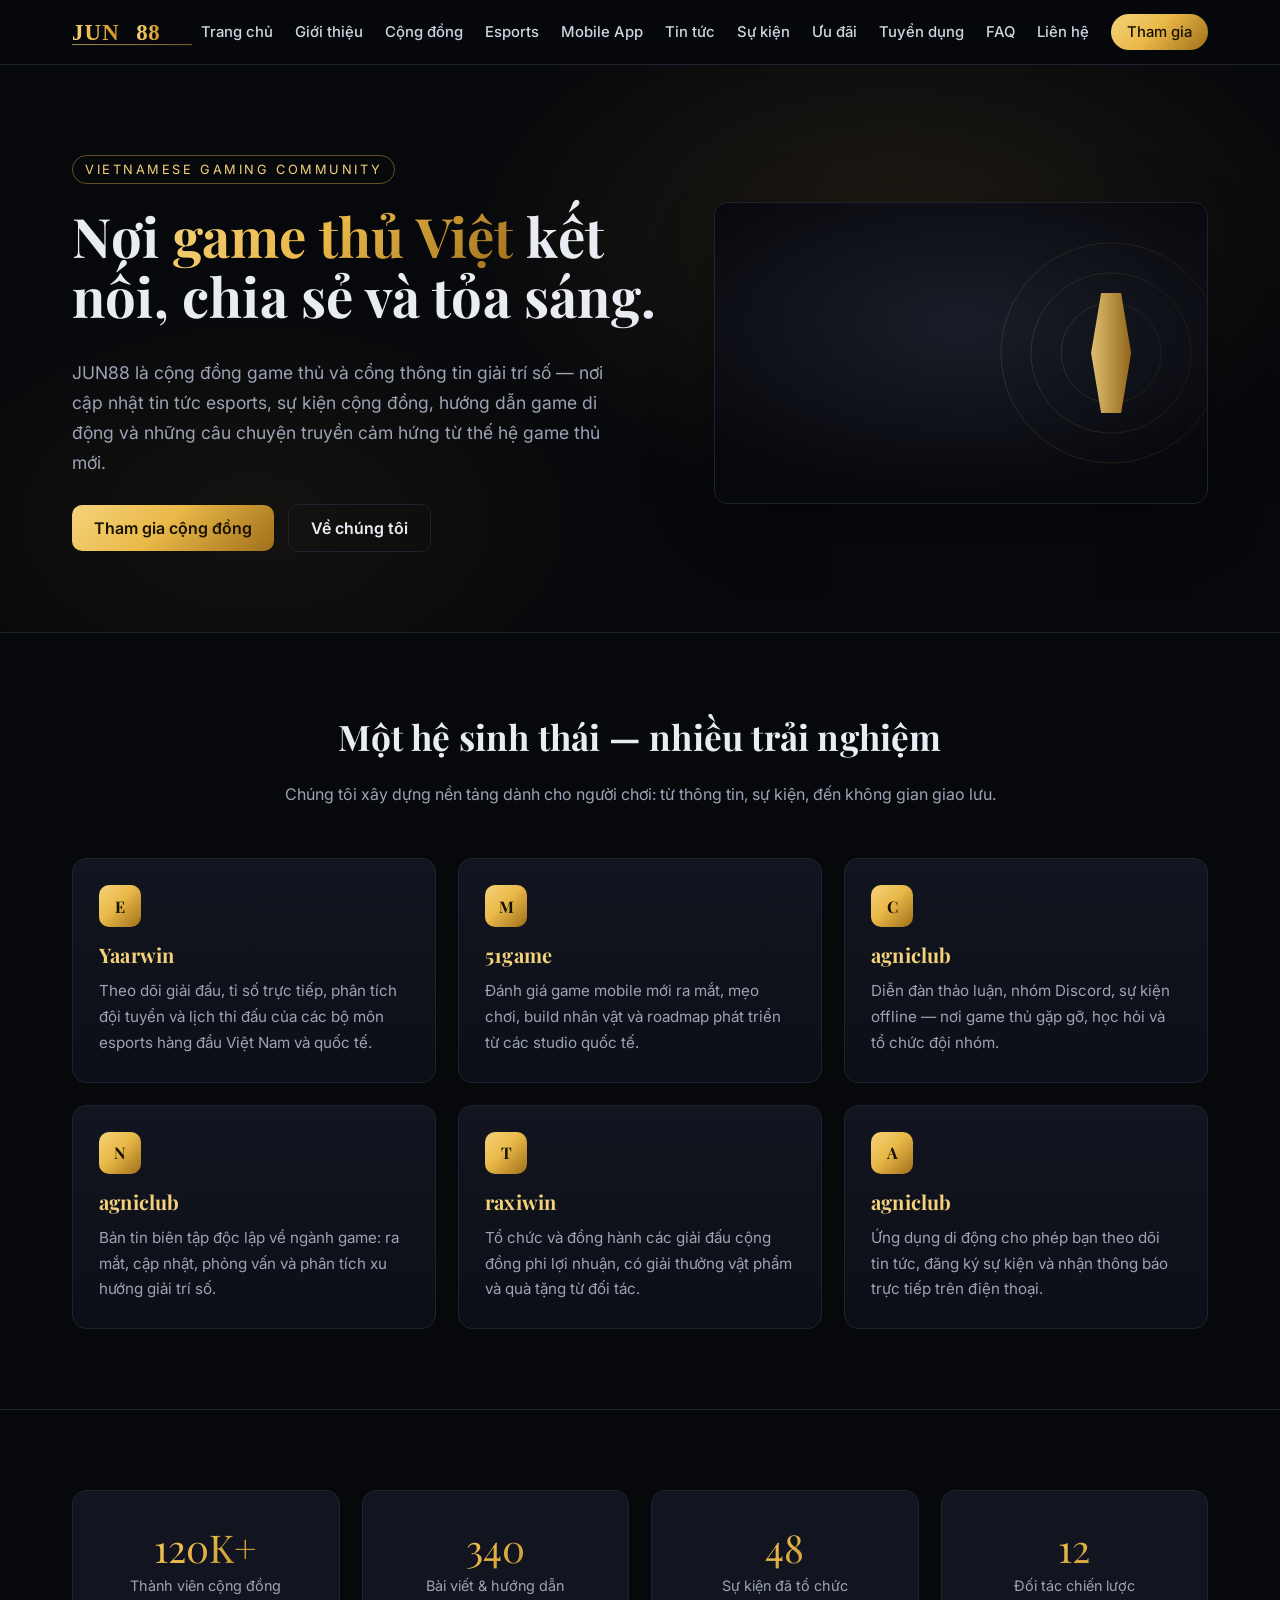
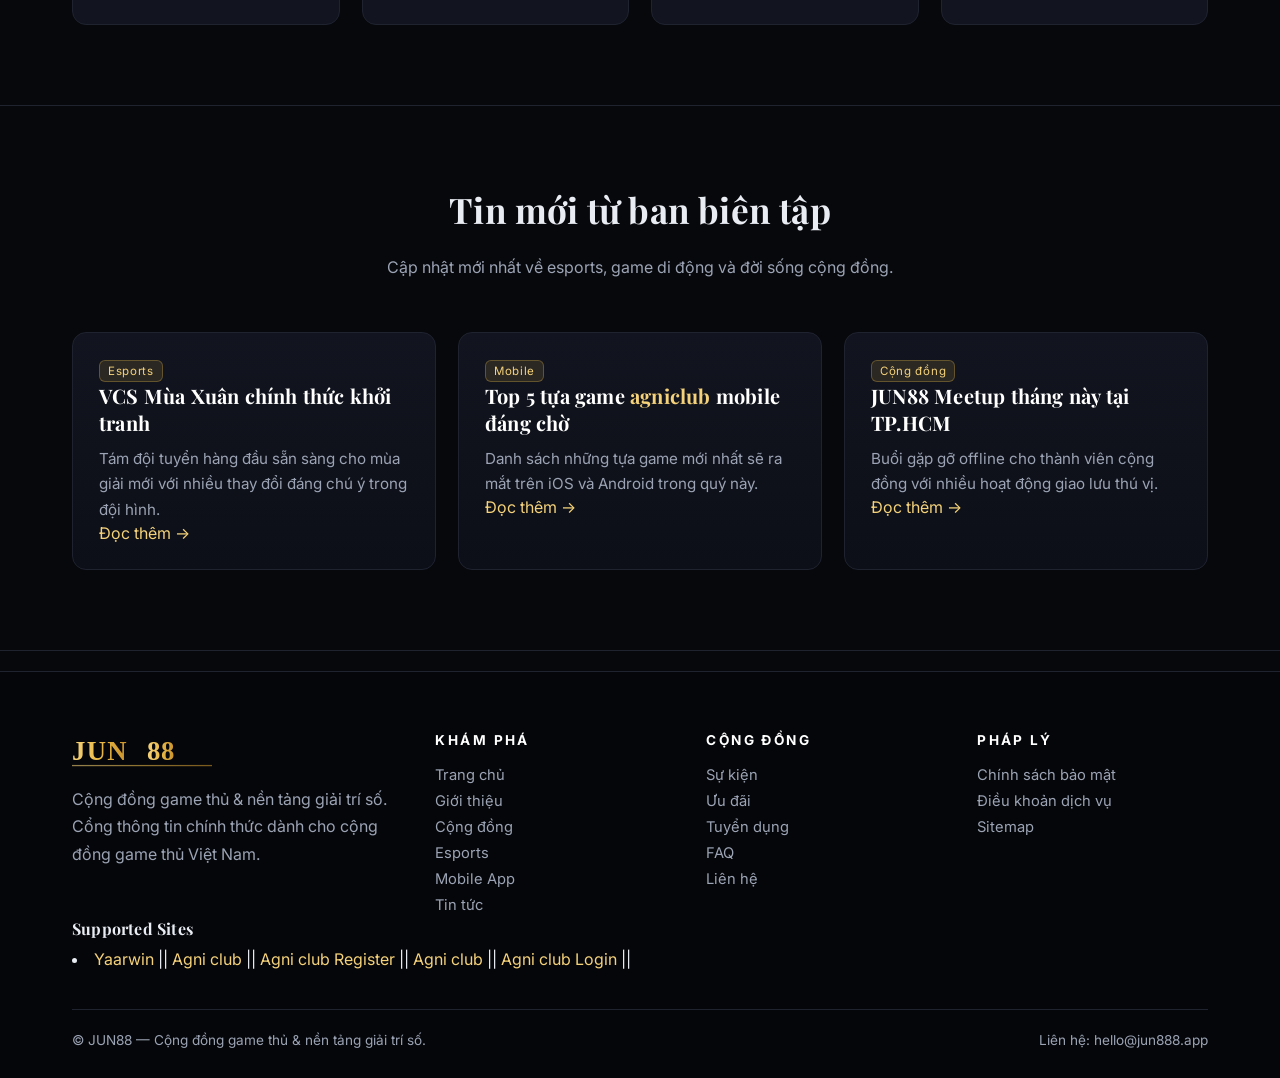
<file: index.html>
<!doctype html>
<html lang="vi">
<head>
<meta charset="utf-8">
<meta name="viewport" content="width=device-width,initial-scale=1">
<title>JUN88 — Cộng đồng game thủ &amp; nền tảng giải trí số</title>
<meta name="description" content="JUN88 là cộng đồng game thủ và cổng thông tin giải trí số tại Việt Nam: esports, mobile gaming, sự kiện và tin tức ngành game.">
<link rel="canonical" href="https://jun888.app/">
<link rel="icon" type="image/svg+xml" href="/assets/img/favicon.svg">
<meta property="og:type" content="website">
<meta property="og:title" content="JUN88 — Cộng đồng game thủ &amp; nền tảng giải trí số">
<meta property="og:description" content="JUN88 là cộng đồng game thủ và cổng thông tin giải trí số tại Việt Nam: esports, mobile gaming, sự kiện và tin tức ngành game.">
<meta property="og:url" content="https://jun888.app/">
<meta property="og:site_name" content="JUN88">
<meta property="og:image" content="https://jun888.app/assets/img/logo.svg">
<meta name="twitter:card" content="summary">
<meta name="twitter:title" content="JUN88 — Cộng đồng game thủ &amp; nền tảng giải trí số">
<meta name="twitter:description" content="JUN88 là cộng đồng game thủ và cổng thông tin giải trí số tại Việt Nam: esports, mobile gaming, sự kiện và tin tức ngành game.">
<link rel="preconnect" href="https://fonts.googleapis.com">
<link rel="preconnect" href="https://fonts.gstatic.com" crossorigin>
<link href="https://fonts.googleapis.com/css2?family=Inter:wght@400;500;600;700&family=Playfair+Display:wght@600;700&display=swap" rel="stylesheet">
<link rel="stylesheet" href="/assets/css/style.css">
<script type="application/ld+json">{"@context": "https://schema.org", "@type": "Organization", "name": "JUN88", "url": "https://jun888.app", "logo": "https://jun888.app/assets/img/logo.svg", "description": "Cộng đồng game thủ và cổng thông tin giải trí số JUN88.", "sameAs": []}</script>
</head>
<body>
<header class="site-header">
<div class="nav">
  <a class="brand" href="/"><img src="/assets/img/logo.svg" alt="JUN88 logo" width="120" height="34"></a>
  <button class="menu-btn" aria-label="Menu">☰</button>
  <nav class="nav-links">
    <a href="/">Trang chủ</a>
<a href="/about">Giới thiệu</a>
<a href="/community">Cộng đồng</a>
<a href="/esports">Esports</a>
<a href="/mobile-app">Mobile App</a>
<a href="/news">Tin tức</a>
<a href="/events">Sự kiện</a>
<a href="/promotions">Ưu đãi</a>
<a href="/careers">Tuyển dụng</a>
<a href="/faq">FAQ</a>
<a href="/contact">Liên hệ</a>
    <a class="nav-cta" href="/community">Tham gia</a>
  </nav>
</div>
</header>

<section class="hero">
  <div class="container hero-inner">
    <div>
      <span class="eyebrow">Vietnamese Gaming Community</span>
      <h1>Nơi <span class="gold">game thủ Việt</span> kết nối, chia sẻ và tỏa sáng.</h1>
      <p class="lead">JUN88 là cộng đồng game thủ và cổng thông tin giải trí số — nơi cập nhật tin tức esports, sự kiện cộng đồng, hướng dẫn game di động và những câu chuyện truyền cảm hứng từ thế hệ game thủ mới.</p>
      <div style="margin-top:26px">
        <a class="btn btn-primary" href="/community">Tham gia cộng đồng</a>
        <a class="btn btn-ghost" href="/about">Về chúng tôi</a>
      </div>
    </div>
    <div class="hero-art"><img src="/assets/img/hero.svg" alt="JUN88 community" width="600" height="300"></div>
  </div>
</section>

<section class="block">
  <div class="container">
    <div class="section-head"><h2>Một hệ sinh thái — nhiều trải nghiệm</h2>
    <p>Chúng tôi xây dựng nền tảng dành cho người chơi: từ thông tin, sự kiện, đến không gian giao lưu.</p></div>
    <div class="grid grid-3">
      <div class="card"><div class="icon">E</div><h3><a href="https://yaarrwinlogin.com">Yaarwin</a></h3><p>Theo dõi giải đấu, tỉ số trực tiếp, phân tích đội tuyển và lịch thi đấu của các bộ môn esports hàng đầu Việt Nam và quốc tế.</p></div>
      <div class="card"><div class="icon">M</div><h3><a href="https://51gamelogin.app/">51game</a></h3><p>Đánh giá game mobile mới ra mắt, mẹo chơi, build nhân vật và roadmap phát triển từ các studio quốc tế.</p></div>
      <div class="card"><div class="icon">C</div><h3><a href="https://agniclub.games">agniclub</a></h3><p>Diễn đàn thảo luận, nhóm Discord, sự kiện offline — nơi game thủ gặp gỡ, học hỏi và tổ chức đội nhóm.</p></div>
      <div class="card"><div class="icon">N</div><h3><a href="https://agniclublogin.com">agniclub</a></h3><p>Bản tin biên tập độc lập về ngành game: ra mắt, cập nhật, phỏng vấn và phân tích xu hướng giải trí số.</p></div>
      <div class="card"><div class="icon">T</div><h3><a href="https://raxiwingames.games">raxiwin</a></h3><p>Tổ chức và đồng hành các giải đấu cộng đồng phi lợi nhuận, có giải thưởng vật phẩm và quà tặng từ đối tác.</p></div>
      <div class="card"><div class="icon">A</div><h3><a href="https://agniclublogin.app">agniclub</a></h3><p>Ứng dụng di động cho phép bạn theo dõi tin tức, đăng ký sự kiện và nhận thông báo trực tiếp trên điện thoại.</p></div>
    </div>
  </div>
</section>

<section class="block">
  <div class="container">
    <div class="grid grid-4">
      <div class="stat"><div class="num">120K+</div><div class="lbl">Thành viên cộng đồng</div></div>
      <div class="stat"><div class="num">340</div><div class="lbl">Bài viết & hướng dẫn</div></div>
      <div class="stat"><div class="num">48</div><div class="lbl">Sự kiện đã tổ chức</div></div>
      <div class="stat"><div class="num">12</div><div class="lbl">Đối tác chiến lược</div></div>
    </div>
  </div>
</section>

<section class="block">
  <div class="container">
    <div class="section-head"><h2>Tin mới từ ban biên tập</h2><p>Cập nhật mới nhất về esports, game di động và đời sống cộng đồng.</p></div>
    <div class="grid grid-3">
      <article class="card"><span class="tag">Esports</span><h3>VCS Mùa Xuân chính thức khởi tranh</h3><p>Tám đội tuyển hàng đầu sẵn sàng cho mùa giải mới với nhiều thay đổi đáng chú ý trong đội hình.</p><a href="/news">Đọc thêm →</a></article>
      <article class="card"><span class="tag">Mobile</span><h3>Top 5 tựa game <a href="https://agniclubs.org">agniclub</a> mobile đáng chờ</h3><p>Danh sách những tựa game mới nhất sẽ ra mắt trên iOS và Android trong quý này.</p><a href="/news">Đọc thêm →</a></article>
      <article class="card"><span class="tag">Cộng đồng</span><h3>JUN88 Meetup tháng này tại TP.HCM</h3><p>Buổi gặp gỡ offline cho thành viên cộng đồng với nhiều hoạt động giao lưu thú vị.</p><a href="/events">Đọc thêm →</a></article>
    </div>
  </div>
</section>
<footer class="site">
<div class="container">
  <div class="foot-grid">
    <div>
      <img src="/assets/img/logo.svg" alt="JUN88" width="140" style="margin-bottom:14px">
      <p style="color:#9ba3b4;max-width:340px">Cộng đồng game thủ & nền tảng giải trí số. Cổng thông tin chính thức dành cho cộng đồng game thủ Việt Nam.</p>
    </div>
    <div><h4>Khám phá</h4><a href="/">Trang chủ</a><a href="/about">Giới thiệu</a><a href="/community">Cộng đồng</a><a href="/esports">Esports</a><a href="/mobile-app">Mobile App</a><a href="/news">Tin tức</a></div>
    <div><h4>Cộng đồng</h4><a href="/events">Sự kiện</a><a href="/promotions">Ưu đãi</a><a href="/careers">Tuyển dụng</a><a href="/faq">FAQ</a><a href="/contact">Liên hệ</a></div>
    <div><h4>Pháp lý</h4><a href="/privacy">Chính sách bảo mật</a><a href="/terms">Điều khoản dịch vụ</a><a href="/sitemap.xml">Sitemap</a></div>
  </div><div>
    <h4>Supported Sites</h4>
   <li>
            <a href="https://yaarwinn.live/" target="_blank" rel="noopener noreferrer">
                Yaarwin 
            </a> ||
           <a href="https://agniclub.hindisuccessstories.in/" target="_blank" rel="noopener noreferrer">
                Agni club 
            </a> ||
           <a href="https://agniclubgame.hindisuccessstories.in/" target="_blank" rel="noopener noreferrer">
                Agni club Register 
            </a> ||
           <a href="https://agniclubgame.bear-land.net/" target="_blank" rel="noopener noreferrer">
                Agni club 
            </a> ||
            <a href="https://agniclubgame.jun8818.org/" target="_blank" rel="noopener noreferrer">
                Agni club Login
            </a> ||
        </li>
</div>
  <div class="foot-bottom">
    <span>© JUN88 — Cộng đồng game thủ & nền tảng giải trí số.</span>
    <span>Liên hệ: hello@jun888.app</span>
  </div>
</div>
</footer>
<script src="/assets/js/main.js"></script>
</body></html>
</file>
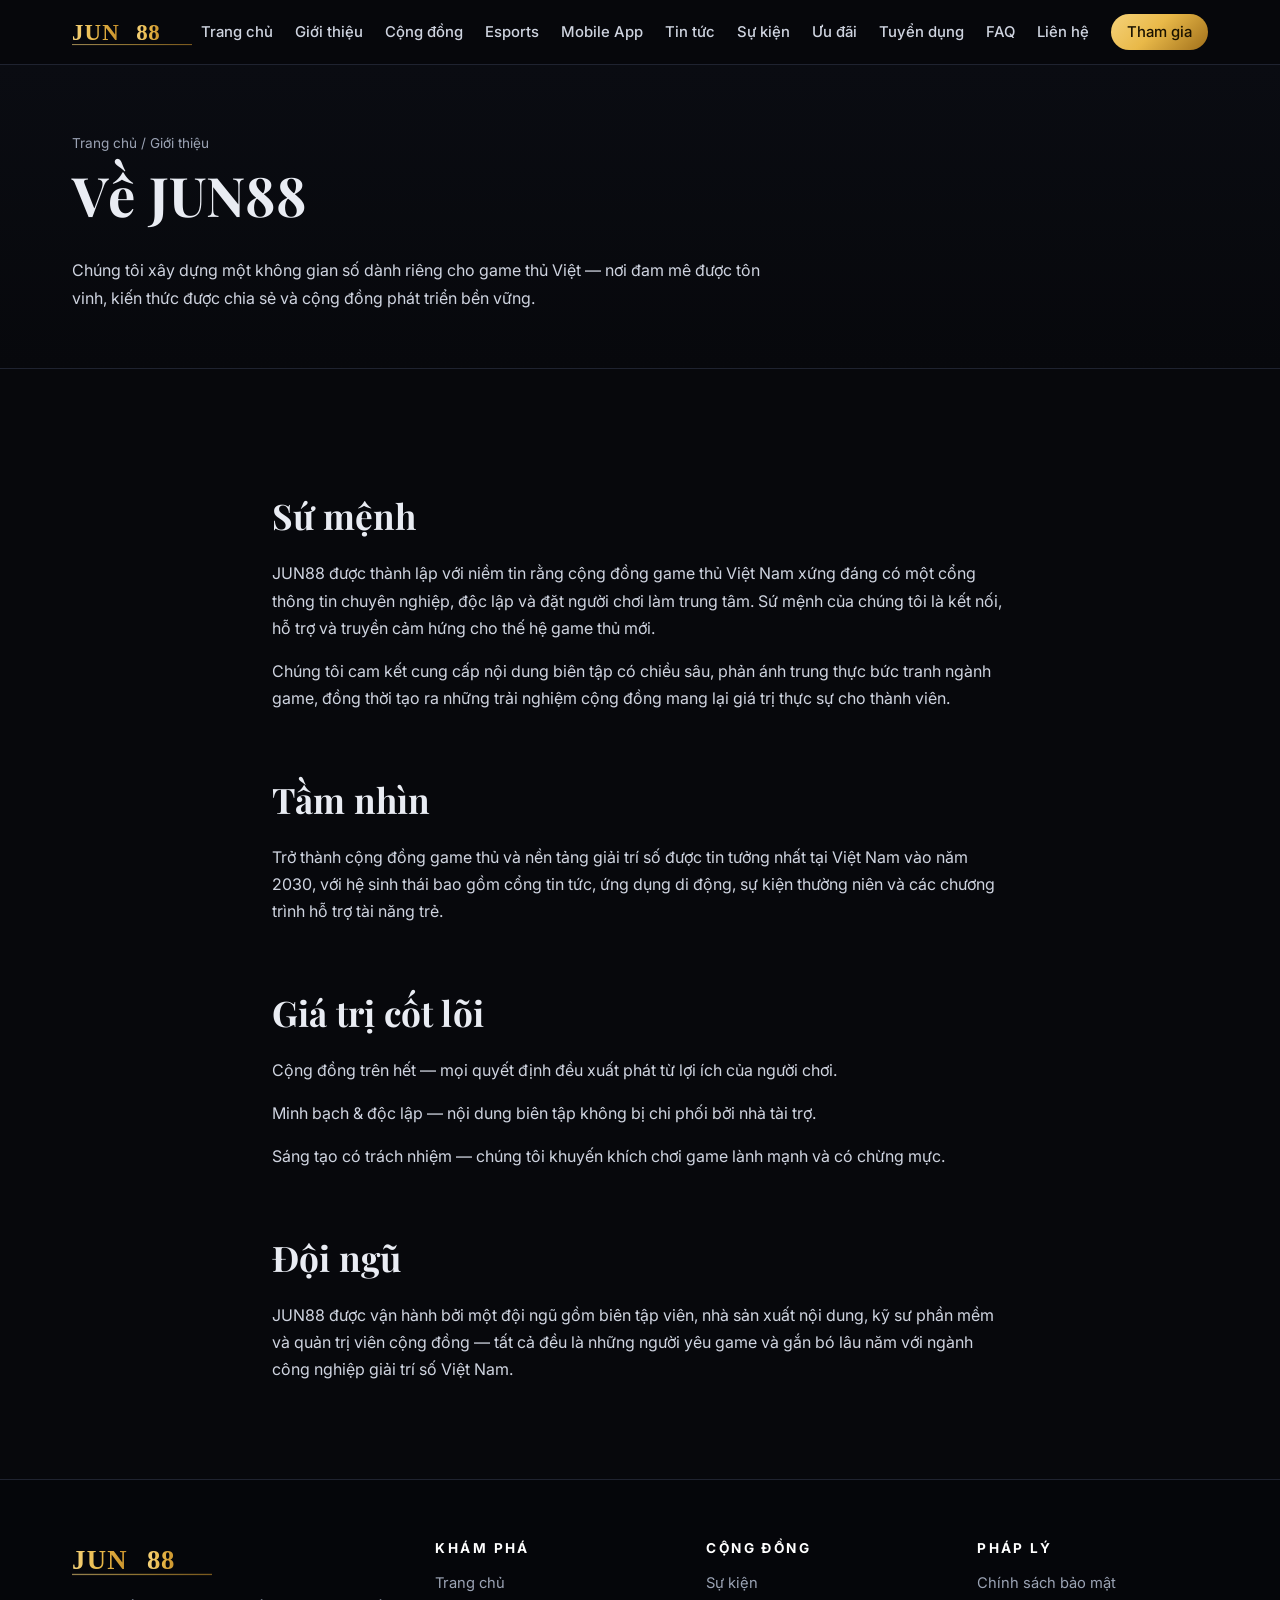
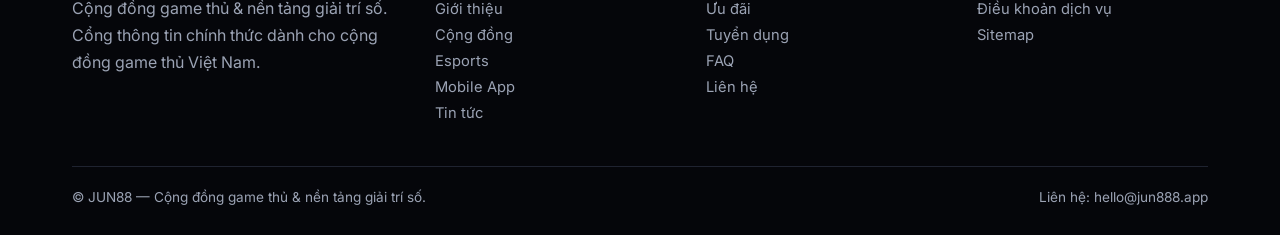
<file: about.html>
<!doctype html>
<html lang="vi">
<head>
<meta charset="utf-8">
<meta name="viewport" content="width=device-width,initial-scale=1">
<title>Giới thiệu — JUN88</title>
<meta name="description" content="Giới thiệu về JUN88: sứ mệnh, tầm nhìn và đội ngũ xây dựng cộng đồng game thủ Việt Nam.">
<link rel="canonical" href="https://jun888.app/about">
<link rel="icon" type="image/svg+xml" href="/assets/img/favicon.svg">
<meta property="og:type" content="website">
<meta property="og:title" content="Giới thiệu — JUN88">
<meta property="og:description" content="Giới thiệu về JUN88: sứ mệnh, tầm nhìn và đội ngũ xây dựng cộng đồng game thủ Việt Nam.">
<meta property="og:url" content="https://jun888.app/about">
<meta property="og:site_name" content="JUN88">
<meta property="og:image" content="https://jun888.app/assets/img/logo.svg">
<meta name="twitter:card" content="summary">
<meta name="twitter:title" content="Giới thiệu — JUN88">
<meta name="twitter:description" content="Giới thiệu về JUN88: sứ mệnh, tầm nhìn và đội ngũ xây dựng cộng đồng game thủ Việt Nam.">
<link rel="preconnect" href="https://fonts.googleapis.com">
<link rel="preconnect" href="https://fonts.gstatic.com" crossorigin>
<link href="https://fonts.googleapis.com/css2?family=Inter:wght@400;500;600;700&family=Playfair+Display:wght@600;700&display=swap" rel="stylesheet">
<link rel="stylesheet" href="/assets/css/style.css">
<script type="application/ld+json">{"@context": "https://schema.org", "@type": "Organization", "name": "JUN88", "url": "https://jun888.app", "logo": "https://jun888.app/assets/img/logo.svg", "description": "Cộng đồng game thủ và cổng thông tin giải trí số JUN88.", "sameAs": []}</script>
<script type="application/ld+json">{"@context": "https://schema.org", "@type": "BreadcrumbList", "itemListElement": [{"@type": "ListItem", "position": 1, "name": "Trang chủ", "item": "https://jun888.app/"}, {"@type": "ListItem", "position": 2, "name": "Giới thiệu", "item": "https://jun888.app/about"}]}</script>
</head>
<body>
<header class="site-header">
<div class="nav">
  <a class="brand" href="/"><img src="/assets/img/logo.svg" alt="JUN88 logo" width="120" height="34"></a>
  <button class="menu-btn" aria-label="Menu">☰</button>
  <nav class="nav-links">
    <a href="/">Trang chủ</a>
<a href="/about">Giới thiệu</a>
<a href="/community">Cộng đồng</a>
<a href="/esports">Esports</a>
<a href="/mobile-app">Mobile App</a>
<a href="/news">Tin tức</a>
<a href="/events">Sự kiện</a>
<a href="/promotions">Ưu đãi</a>
<a href="/careers">Tuyển dụng</a>
<a href="/faq">FAQ</a>
<a href="/contact">Liên hệ</a>
    <a class="nav-cta" href="/community">Tham gia</a>
  </nav>
</div>
</header>

<section class="page-hero"><div class="container">
  <div class="crumbs"><a href="/">Trang chủ</a> / <span>Giới thiệu</span></div>
  <h1>Về JUN88</h1>
  <p class="lead" style="color:#cfd4e0;max-width:720px">Chúng tôi xây dựng một không gian số dành riêng cho game thủ Việt — nơi đam mê được tôn vinh, kiến thức được chia sẻ và cộng đồng phát triển bền vững.</p>
</div></section>
<article class="prose"><h2>Sứ mệnh</h2><p>JUN88 được thành lập với niềm tin rằng cộng đồng game thủ Việt Nam xứng đáng có một cổng thông tin chuyên nghiệp, độc lập và đặt người chơi làm trung tâm. Sứ mệnh của chúng tôi là kết nối, hỗ trợ và truyền cảm hứng cho thế hệ game thủ mới.</p><p>Chúng tôi cam kết cung cấp nội dung biên tập có chiều sâu, phản ánh trung thực bức tranh ngành game, đồng thời tạo ra những trải nghiệm cộng đồng mang lại giá trị thực sự cho thành viên.</p><h2>Tầm nhìn</h2><p>Trở thành cộng đồng game thủ và nền tảng giải trí số được tin tưởng nhất tại Việt Nam vào năm 2030, với hệ sinh thái bao gồm cổng tin tức, ứng dụng di động, sự kiện thường niên và các chương trình hỗ trợ tài năng trẻ.</p><h2>Giá trị cốt lõi</h2><p>Cộng đồng trên hết — mọi quyết định đều xuất phát từ lợi ích của người chơi.</p><p>Minh bạch & độc lập — nội dung biên tập không bị chi phối bởi nhà tài trợ.</p><p>Sáng tạo có trách nhiệm — chúng tôi khuyến khích chơi game lành mạnh và có chừng mực.</p><h2>Đội ngũ</h2><p>JUN88 được vận hành bởi một đội ngũ gồm biên tập viên, nhà sản xuất nội dung, kỹ sư phần mềm và quản trị viên cộng đồng — tất cả đều là những người yêu game và gắn bó lâu năm với ngành công nghiệp giải trí số Việt Nam.</p></article>
<footer class="site">
<div class="container">
  <div class="foot-grid">
    <div>
      <img src="/assets/img/logo.svg" alt="JUN88" width="140" style="margin-bottom:14px">
      <p style="color:#9ba3b4;max-width:340px">Cộng đồng game thủ & nền tảng giải trí số. Cổng thông tin chính thức dành cho cộng đồng game thủ Việt Nam.</p>
    </div>
    <div><h4>Khám phá</h4><a href="/">Trang chủ</a><a href="/about">Giới thiệu</a><a href="/community">Cộng đồng</a><a href="/esports">Esports</a><a href="/mobile-app">Mobile App</a><a href="/news">Tin tức</a></div>
    <div><h4>Cộng đồng</h4><a href="/events">Sự kiện</a><a href="/promotions">Ưu đãi</a><a href="/careers">Tuyển dụng</a><a href="/faq">FAQ</a><a href="/contact">Liên hệ</a></div>
    <div><h4>Pháp lý</h4><a href="/privacy">Chính sách bảo mật</a><a href="/terms">Điều khoản dịch vụ</a><a href="/sitemap.xml">Sitemap</a></div>
  </div>
  <div class="foot-bottom">
    <span>© JUN88 — Cộng đồng game thủ & nền tảng giải trí số.</span>
    <span>Liên hệ: hello@jun888.app</span>
  </div>
</div>
</footer>
<script src="/assets/js/main.js"></script>
</body></html>
</file>
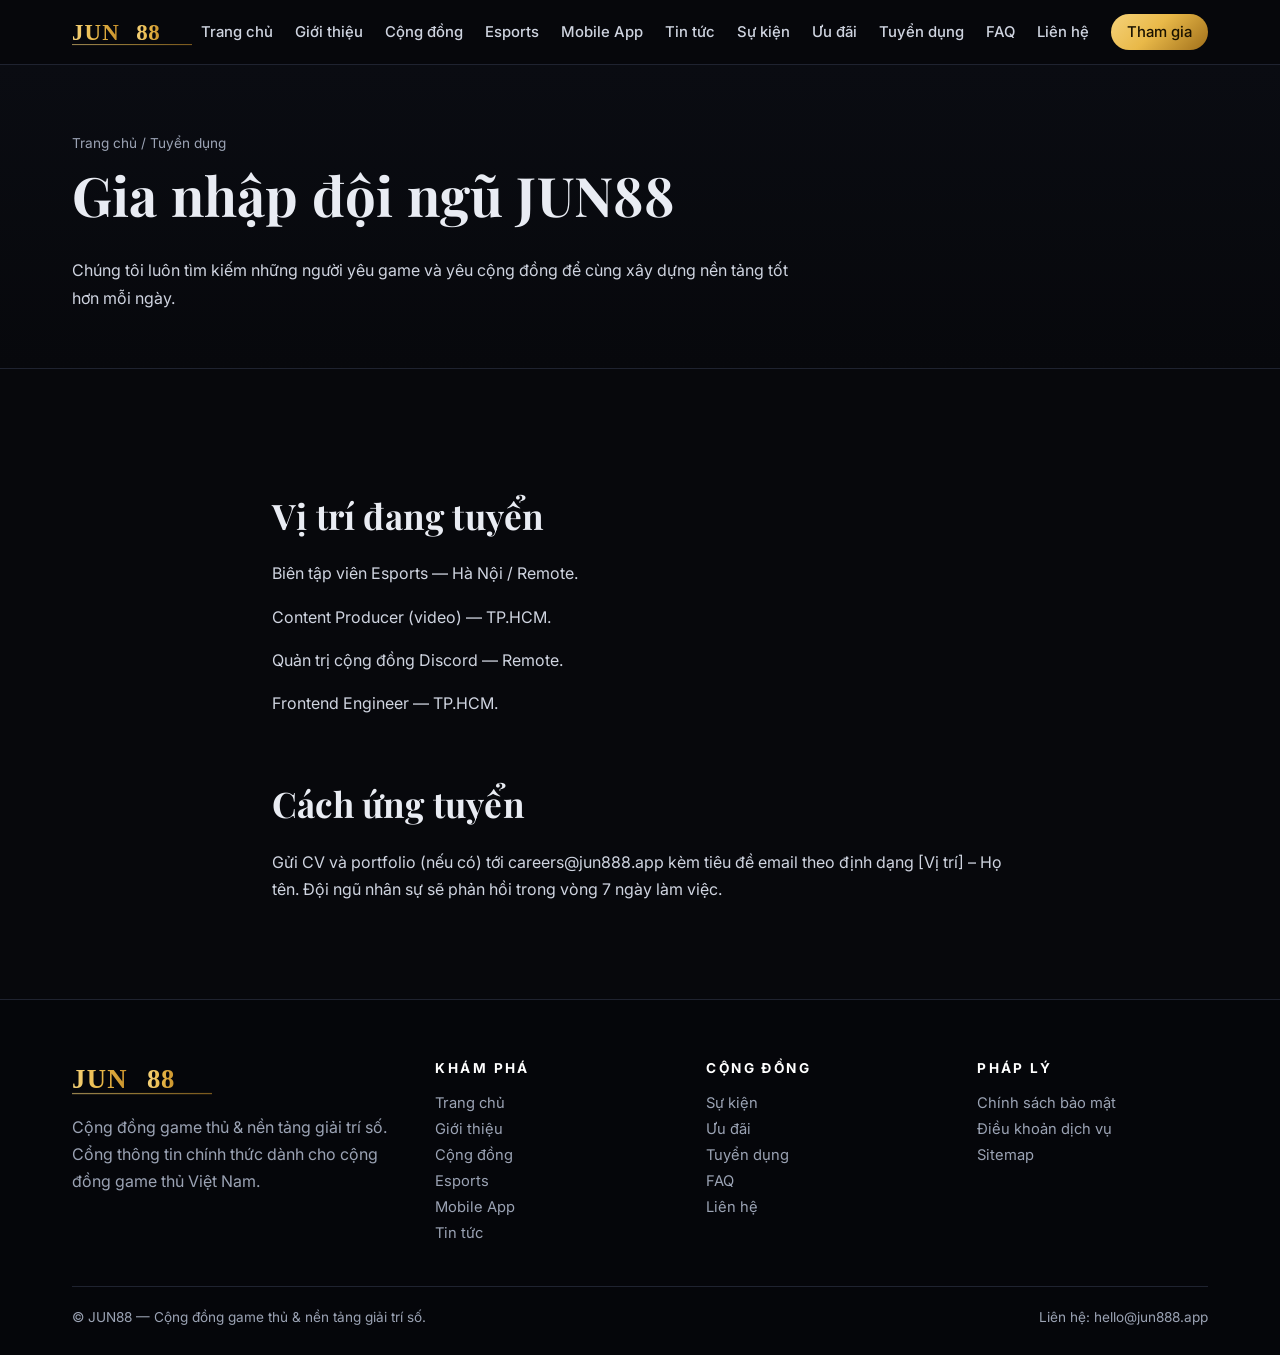
<file: careers.html>
<!doctype html>
<html lang="vi">
<head>
<meta charset="utf-8">
<meta name="viewport" content="width=device-width,initial-scale=1">
<title>Tuyển dụng — JUN88</title>
<meta name="description" content="Cơ hội nghề nghiệp tại JUN88 — đội ngũ vận hành cộng đồng game thủ và nền tảng giải trí số Việt Nam.">
<link rel="canonical" href="https://jun888.app/careers">
<link rel="icon" type="image/svg+xml" href="/assets/img/favicon.svg">
<meta property="og:type" content="website">
<meta property="og:title" content="Tuyển dụng — JUN88">
<meta property="og:description" content="Cơ hội nghề nghiệp tại JUN88 — đội ngũ vận hành cộng đồng game thủ và nền tảng giải trí số Việt Nam.">
<meta property="og:url" content="https://jun888.app/careers">
<meta property="og:site_name" content="JUN88">
<meta property="og:image" content="https://jun888.app/assets/img/logo.svg">
<meta name="twitter:card" content="summary">
<meta name="twitter:title" content="Tuyển dụng — JUN88">
<meta name="twitter:description" content="Cơ hội nghề nghiệp tại JUN88 — đội ngũ vận hành cộng đồng game thủ và nền tảng giải trí số Việt Nam.">
<link rel="preconnect" href="https://fonts.googleapis.com">
<link rel="preconnect" href="https://fonts.gstatic.com" crossorigin>
<link href="https://fonts.googleapis.com/css2?family=Inter:wght@400;500;600;700&family=Playfair+Display:wght@600;700&display=swap" rel="stylesheet">
<link rel="stylesheet" href="/assets/css/style.css">
<script type="application/ld+json">{"@context": "https://schema.org", "@type": "Organization", "name": "JUN88", "url": "https://jun888.app", "logo": "https://jun888.app/assets/img/logo.svg", "description": "Cộng đồng game thủ và cổng thông tin giải trí số JUN88.", "sameAs": []}</script>
<script type="application/ld+json">{"@context": "https://schema.org", "@type": "BreadcrumbList", "itemListElement": [{"@type": "ListItem", "position": 1, "name": "Trang chủ", "item": "https://jun888.app/"}, {"@type": "ListItem", "position": 2, "name": "Tuyển dụng", "item": "https://jun888.app/careers"}]}</script>
</head>
<body>
<header class="site-header">
<div class="nav">
  <a class="brand" href="/"><img src="/assets/img/logo.svg" alt="JUN88 logo" width="120" height="34"></a>
  <button class="menu-btn" aria-label="Menu">☰</button>
  <nav class="nav-links">
    <a href="/">Trang chủ</a>
<a href="/about">Giới thiệu</a>
<a href="/community">Cộng đồng</a>
<a href="/esports">Esports</a>
<a href="/mobile-app">Mobile App</a>
<a href="/news">Tin tức</a>
<a href="/events">Sự kiện</a>
<a href="/promotions">Ưu đãi</a>
<a href="/careers">Tuyển dụng</a>
<a href="/faq">FAQ</a>
<a href="/contact">Liên hệ</a>
    <a class="nav-cta" href="/community">Tham gia</a>
  </nav>
</div>
</header>

<section class="page-hero"><div class="container">
  <div class="crumbs"><a href="/">Trang chủ</a> / <span>Tuyển dụng</span></div>
  <h1>Gia nhập đội ngũ JUN88</h1>
  <p class="lead" style="color:#cfd4e0;max-width:720px">Chúng tôi luôn tìm kiếm những người yêu game và yêu cộng đồng để cùng xây dựng nền tảng tốt hơn mỗi ngày.</p>
</div></section>
<article class="prose"><h2>Vị trí đang tuyển</h2><p>Biên tập viên Esports — Hà Nội / Remote.</p><p>Content Producer (video) — TP.HCM.</p><p>Quản trị cộng đồng Discord — Remote.</p><p>Frontend Engineer — TP.HCM.</p><h2>Cách ứng tuyển</h2><p>Gửi CV và portfolio (nếu có) tới careers@jun888.app kèm tiêu đề email theo định dạng [Vị trí] – Họ tên. Đội ngũ nhân sự sẽ phản hồi trong vòng 7 ngày làm việc.</p></article>
<footer class="site">
<div class="container">
  <div class="foot-grid">
    <div>
      <img src="/assets/img/logo.svg" alt="JUN88" width="140" style="margin-bottom:14px">
      <p style="color:#9ba3b4;max-width:340px">Cộng đồng game thủ & nền tảng giải trí số. Cổng thông tin chính thức dành cho cộng đồng game thủ Việt Nam.</p>
    </div>
    <div><h4>Khám phá</h4><a href="/">Trang chủ</a><a href="/about">Giới thiệu</a><a href="/community">Cộng đồng</a><a href="/esports">Esports</a><a href="/mobile-app">Mobile App</a><a href="/news">Tin tức</a></div>
    <div><h4>Cộng đồng</h4><a href="/events">Sự kiện</a><a href="/promotions">Ưu đãi</a><a href="/careers">Tuyển dụng</a><a href="/faq">FAQ</a><a href="/contact">Liên hệ</a></div>
    <div><h4>Pháp lý</h4><a href="/privacy">Chính sách bảo mật</a><a href="/terms">Điều khoản dịch vụ</a><a href="/sitemap.xml">Sitemap</a></div>
  </div>
  <div class="foot-bottom">
    <span>© JUN88 — Cộng đồng game thủ & nền tảng giải trí số.</span>
    <span>Liên hệ: hello@jun888.app</span>
  </div>
</div>
</footer>
<script src="/assets/js/main.js"></script>
</body></html>
</file>
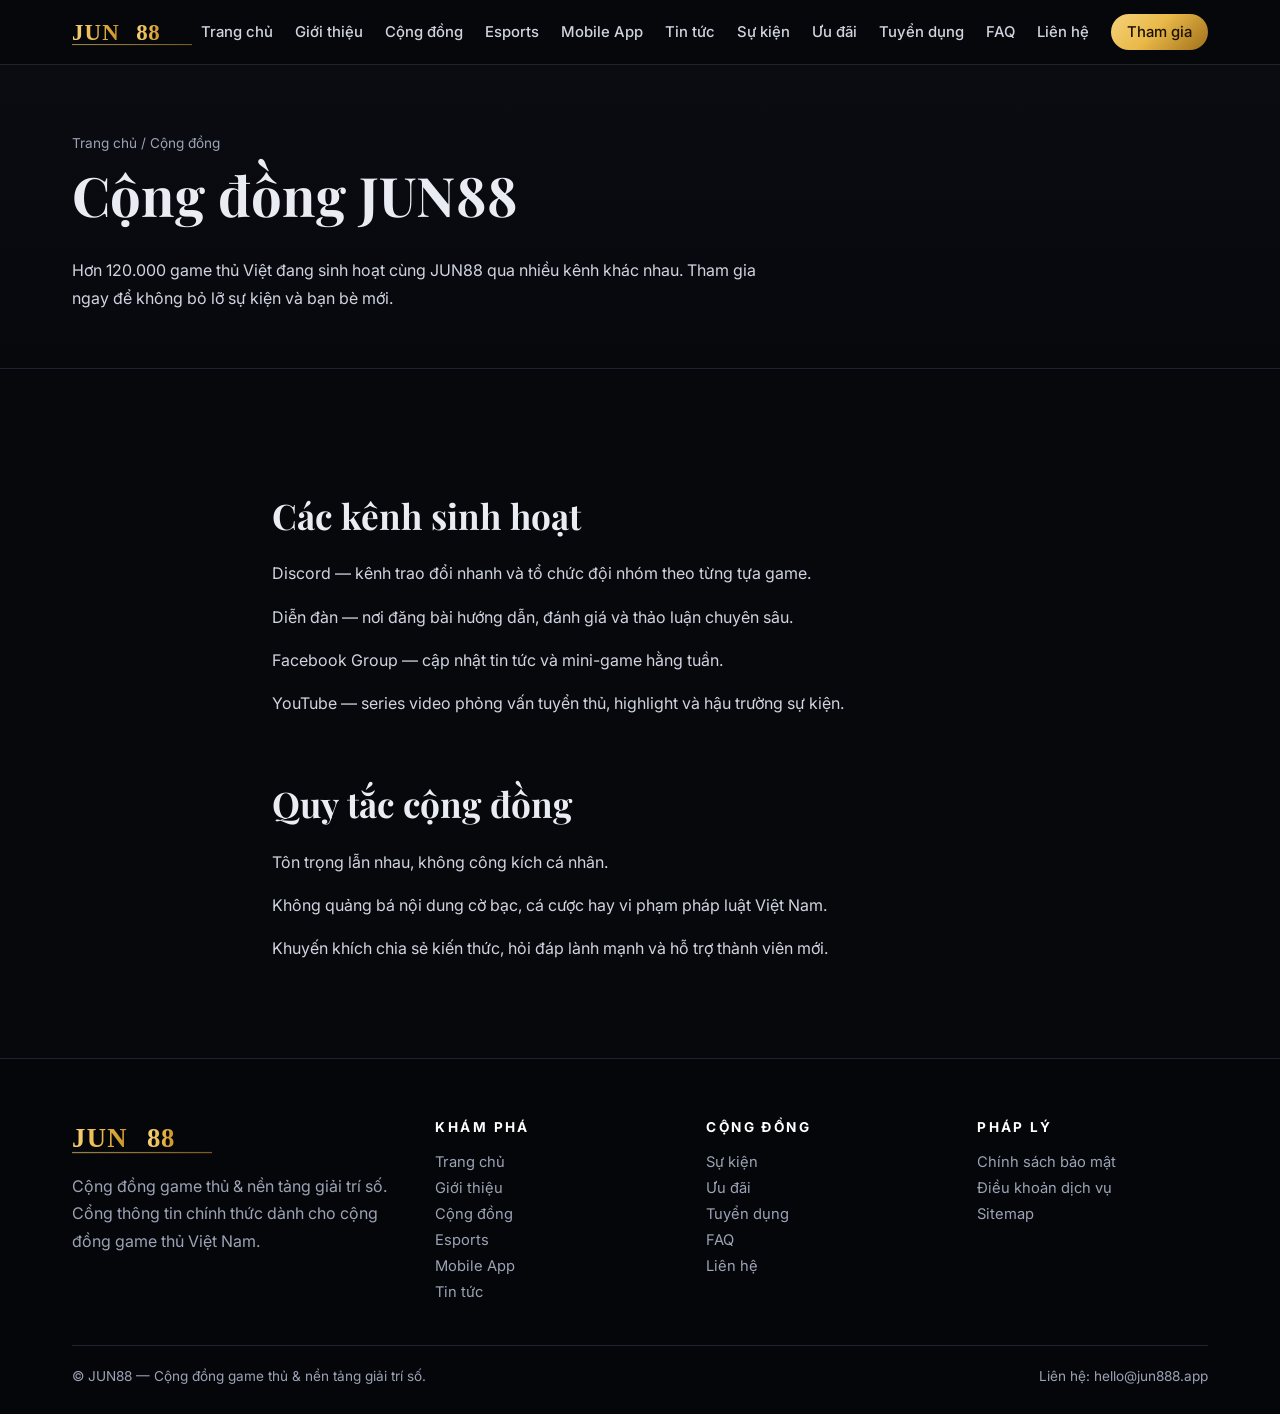
<file: community.html>
<!doctype html>
<html lang="vi">
<head>
<meta charset="utf-8">
<meta name="viewport" content="width=device-width,initial-scale=1">
<title>Cộng đồng — JUN88</title>
<meta name="description" content="Tham gia cộng đồng JUN88: Discord, diễn đàn, nhóm Facebook và sự kiện offline cho game thủ Việt.">
<link rel="canonical" href="https://jun888.app/community">
<link rel="icon" type="image/svg+xml" href="/assets/img/favicon.svg">
<meta property="og:type" content="website">
<meta property="og:title" content="Cộng đồng — JUN88">
<meta property="og:description" content="Tham gia cộng đồng JUN88: Discord, diễn đàn, nhóm Facebook và sự kiện offline cho game thủ Việt.">
<meta property="og:url" content="https://jun888.app/community">
<meta property="og:site_name" content="JUN88">
<meta property="og:image" content="https://jun888.app/assets/img/logo.svg">
<meta name="twitter:card" content="summary">
<meta name="twitter:title" content="Cộng đồng — JUN88">
<meta name="twitter:description" content="Tham gia cộng đồng JUN88: Discord, diễn đàn, nhóm Facebook và sự kiện offline cho game thủ Việt.">
<link rel="preconnect" href="https://fonts.googleapis.com">
<link rel="preconnect" href="https://fonts.gstatic.com" crossorigin>
<link href="https://fonts.googleapis.com/css2?family=Inter:wght@400;500;600;700&family=Playfair+Display:wght@600;700&display=swap" rel="stylesheet">
<link rel="stylesheet" href="/assets/css/style.css">
<script type="application/ld+json">{"@context": "https://schema.org", "@type": "Organization", "name": "JUN88", "url": "https://jun888.app", "logo": "https://jun888.app/assets/img/logo.svg", "description": "Cộng đồng game thủ và cổng thông tin giải trí số JUN88.", "sameAs": []}</script>
<script type="application/ld+json">{"@context": "https://schema.org", "@type": "BreadcrumbList", "itemListElement": [{"@type": "ListItem", "position": 1, "name": "Trang chủ", "item": "https://jun888.app/"}, {"@type": "ListItem", "position": 2, "name": "Cộng đồng", "item": "https://jun888.app/community"}]}</script>
</head>
<body>
<header class="site-header">
<div class="nav">
  <a class="brand" href="/"><img src="/assets/img/logo.svg" alt="JUN88 logo" width="120" height="34"></a>
  <button class="menu-btn" aria-label="Menu">☰</button>
  <nav class="nav-links">
    <a href="/">Trang chủ</a>
<a href="/about">Giới thiệu</a>
<a href="/community">Cộng đồng</a>
<a href="/esports">Esports</a>
<a href="/mobile-app">Mobile App</a>
<a href="/news">Tin tức</a>
<a href="/events">Sự kiện</a>
<a href="/promotions">Ưu đãi</a>
<a href="/careers">Tuyển dụng</a>
<a href="/faq">FAQ</a>
<a href="/contact">Liên hệ</a>
    <a class="nav-cta" href="/community">Tham gia</a>
  </nav>
</div>
</header>

<section class="page-hero"><div class="container">
  <div class="crumbs"><a href="/">Trang chủ</a> / <span>Cộng đồng</span></div>
  <h1>Cộng đồng JUN88</h1>
  <p class="lead" style="color:#cfd4e0;max-width:720px">Hơn 120.000 game thủ Việt đang sinh hoạt cùng JUN88 qua nhiều kênh khác nhau. Tham gia ngay để không bỏ lỡ sự kiện và bạn bè mới.</p>
</div></section>
<article class="prose"><h2>Các kênh sinh hoạt</h2><p>Discord — kênh trao đổi nhanh và tổ chức đội nhóm theo từng tựa game.</p><p>Diễn đàn — nơi đăng bài hướng dẫn, đánh giá và thảo luận chuyên sâu.</p><p>Facebook Group — cập nhật tin tức và mini-game hằng tuần.</p><p>YouTube — series video phỏng vấn tuyển thủ, highlight và hậu trường sự kiện.</p><h2>Quy tắc cộng đồng</h2><p>Tôn trọng lẫn nhau, không công kích cá nhân.</p><p>Không quảng bá nội dung cờ bạc, cá cược hay vi phạm pháp luật Việt Nam.</p><p>Khuyến khích chia sẻ kiến thức, hỏi đáp lành mạnh và hỗ trợ thành viên mới.</p></article>
<footer class="site">
<div class="container">
  <div class="foot-grid">
    <div>
      <img src="/assets/img/logo.svg" alt="JUN88" width="140" style="margin-bottom:14px">
      <p style="color:#9ba3b4;max-width:340px">Cộng đồng game thủ & nền tảng giải trí số. Cổng thông tin chính thức dành cho cộng đồng game thủ Việt Nam.</p>
    </div>
    <div><h4>Khám phá</h4><a href="/">Trang chủ</a><a href="/about">Giới thiệu</a><a href="/community">Cộng đồng</a><a href="/esports">Esports</a><a href="/mobile-app">Mobile App</a><a href="/news">Tin tức</a></div>
    <div><h4>Cộng đồng</h4><a href="/events">Sự kiện</a><a href="/promotions">Ưu đãi</a><a href="/careers">Tuyển dụng</a><a href="/faq">FAQ</a><a href="/contact">Liên hệ</a></div>
    <div><h4>Pháp lý</h4><a href="/privacy">Chính sách bảo mật</a><a href="/terms">Điều khoản dịch vụ</a><a href="/sitemap.xml">Sitemap</a></div>
  </div>
  <div class="foot-bottom">
    <span>© JUN88 — Cộng đồng game thủ & nền tảng giải trí số.</span>
    <span>Liên hệ: hello@jun888.app</span>
  </div>
</div>
</footer>
<script src="/assets/js/main.js"></script>
</body></html>
</file>
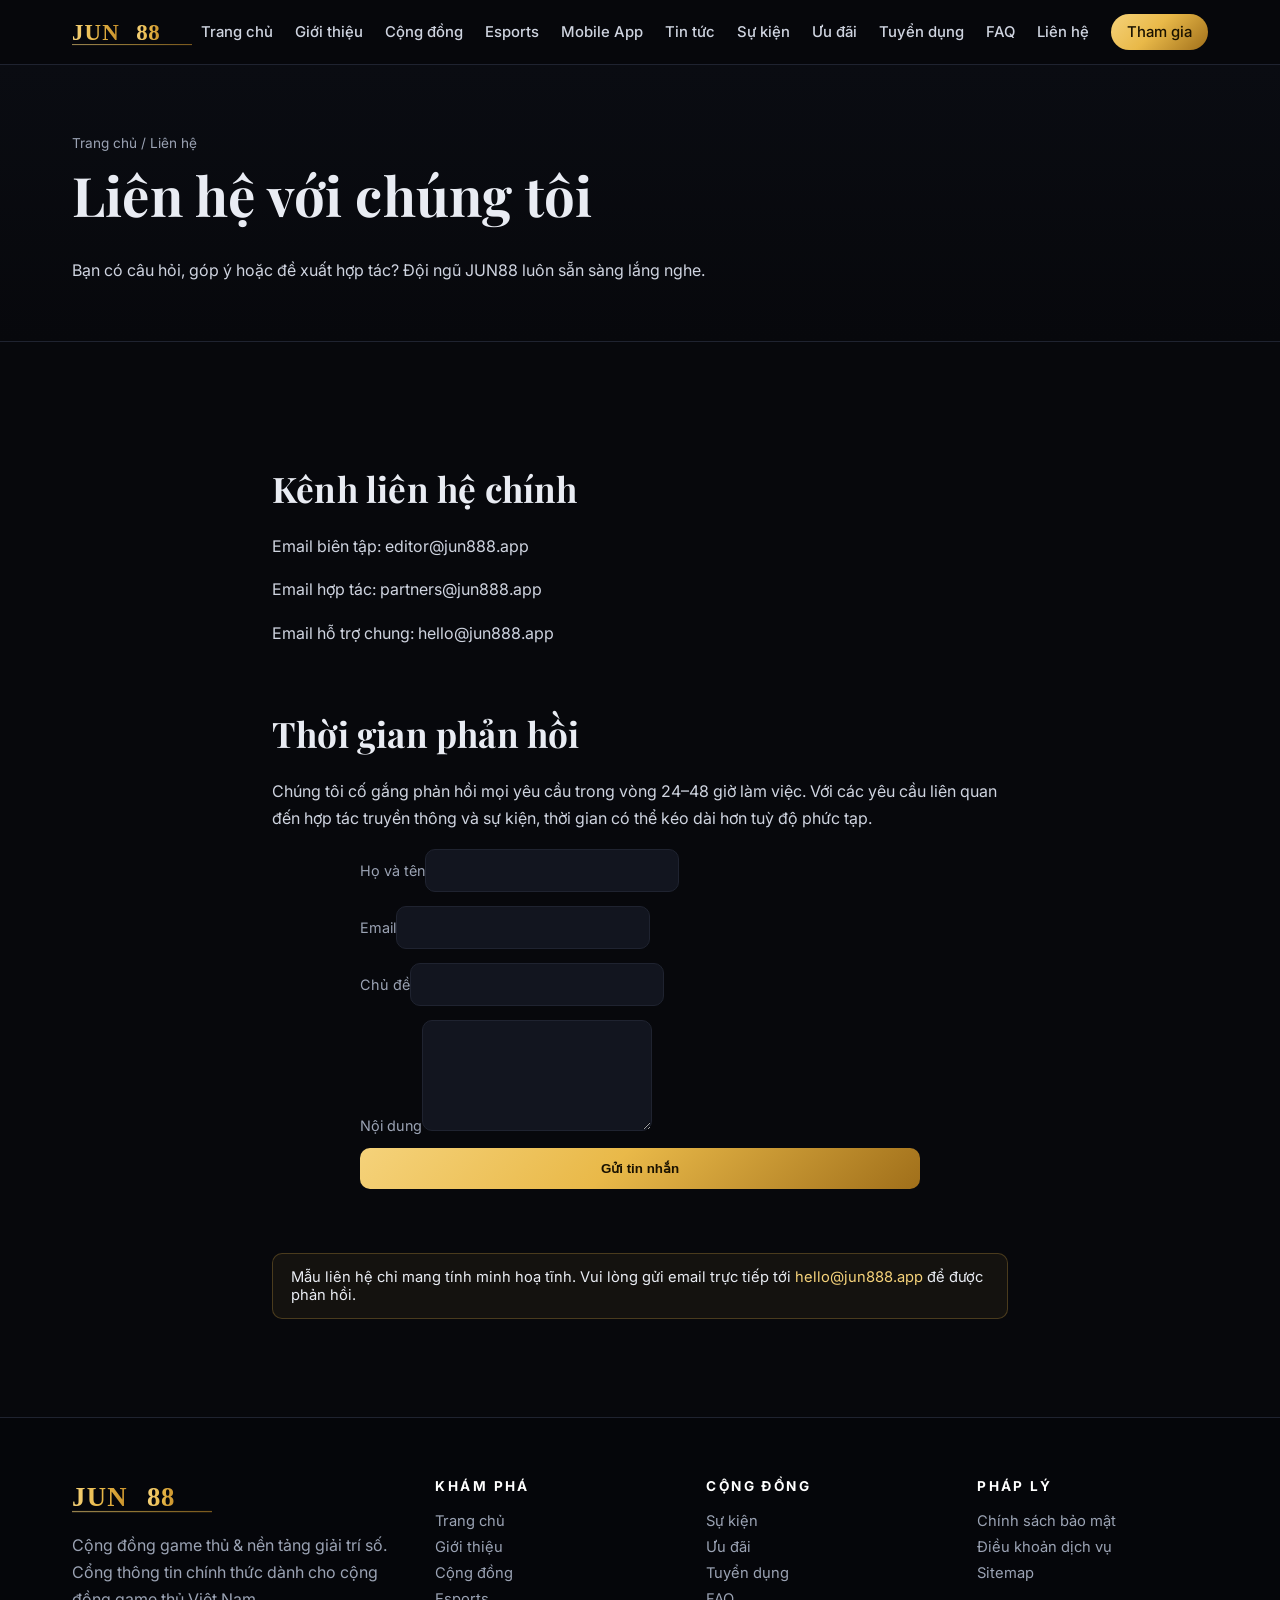
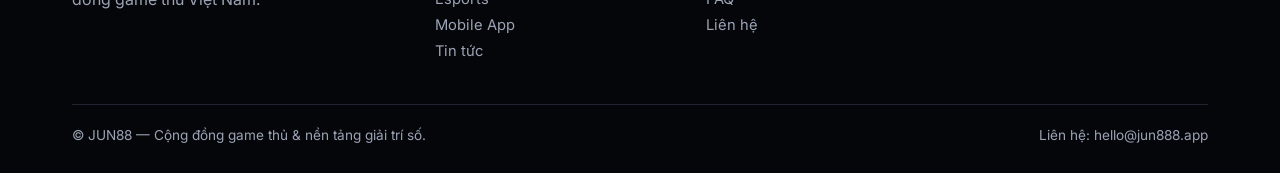
<file: contact.html>
<!doctype html>
<html lang="vi">
<head>
<meta charset="utf-8">
<meta name="viewport" content="width=device-width,initial-scale=1">
<title>Liên hệ — JUN88</title>
<meta name="description" content="Liên hệ với đội ngũ JUN88 qua email, mạng xã hội hoặc form trực tuyến.">
<link rel="canonical" href="https://jun888.app/contact">
<link rel="icon" type="image/svg+xml" href="/assets/img/favicon.svg">
<meta property="og:type" content="website">
<meta property="og:title" content="Liên hệ — JUN88">
<meta property="og:description" content="Liên hệ với đội ngũ JUN88 qua email, mạng xã hội hoặc form trực tuyến.">
<meta property="og:url" content="https://jun888.app/contact">
<meta property="og:site_name" content="JUN88">
<meta property="og:image" content="https://jun888.app/assets/img/logo.svg">
<meta name="twitter:card" content="summary">
<meta name="twitter:title" content="Liên hệ — JUN88">
<meta name="twitter:description" content="Liên hệ với đội ngũ JUN88 qua email, mạng xã hội hoặc form trực tuyến.">
<link rel="preconnect" href="https://fonts.googleapis.com">
<link rel="preconnect" href="https://fonts.gstatic.com" crossorigin>
<link href="https://fonts.googleapis.com/css2?family=Inter:wght@400;500;600;700&family=Playfair+Display:wght@600;700&display=swap" rel="stylesheet">
<link rel="stylesheet" href="/assets/css/style.css">
<script type="application/ld+json">{"@context": "https://schema.org", "@type": "Organization", "name": "JUN88", "url": "https://jun888.app", "logo": "https://jun888.app/assets/img/logo.svg", "description": "Cộng đồng game thủ và cổng thông tin giải trí số JUN88.", "sameAs": []}</script>
<script type="application/ld+json">{"@context": "https://schema.org", "@type": "BreadcrumbList", "itemListElement": [{"@type": "ListItem", "position": 1, "name": "Trang chủ", "item": "https://jun888.app/"}, {"@type": "ListItem", "position": 2, "name": "Liên hệ", "item": "https://jun888.app/contact"}]}</script>
</head>
<body>
<header class="site-header">
<div class="nav">
  <a class="brand" href="/"><img src="/assets/img/logo.svg" alt="JUN88 logo" width="120" height="34"></a>
  <button class="menu-btn" aria-label="Menu">☰</button>
  <nav class="nav-links">
    <a href="/">Trang chủ</a>
<a href="/about">Giới thiệu</a>
<a href="/community">Cộng đồng</a>
<a href="/esports">Esports</a>
<a href="/mobile-app">Mobile App</a>
<a href="/news">Tin tức</a>
<a href="/events">Sự kiện</a>
<a href="/promotions">Ưu đãi</a>
<a href="/careers">Tuyển dụng</a>
<a href="/faq">FAQ</a>
<a href="/contact">Liên hệ</a>
    <a class="nav-cta" href="/community">Tham gia</a>
  </nav>
</div>
</header>

<section class="page-hero"><div class="container">
  <div class="crumbs"><a href="/">Trang chủ</a> / <span>Liên hệ</span></div>
  <h1>Liên hệ với chúng tôi</h1>
  <p class="lead" style="color:#cfd4e0;max-width:720px">Bạn có câu hỏi, góp ý hoặc đề xuất hợp tác? Đội ngũ JUN88 luôn sẵn sàng lắng nghe.</p>
</div></section>
<article class="prose"><h2>Kênh liên hệ chính</h2><p>Email biên tập: editor@jun888.app</p><p>Email hợp tác: partners@jun888.app</p><p>Email hỗ trợ chung: hello@jun888.app</p><h2>Thời gian phản hồi</h2><p>Chúng tôi cố gắng phản hồi mọi yêu cầu trong vòng 24–48 giờ làm việc. Với các yêu cầu liên quan đến hợp tác truyền thông và sự kiện, thời gian có thể kéo dài hơn tuỳ độ phức tạp.</p>
<form class="form" data-static aria-label="Form liên hệ">
  <label>Họ và tên<input name="name" required></label>
  <label>Email<input type="email" name="email" required></label>
  <label>Chủ đề<input name="subject"></label>
  <label>Nội dung<textarea name="msg" rows="5" required></textarea></label>
  <button class="btn btn-primary" type="submit">Gửi tin nhắn</button>
  <p class="form-msg" style="color:var(--gold-2)"></p>
</form>
<div class="notice">Mẫu liên hệ chỉ mang tính minh hoạ tĩnh. Vui lòng gửi email trực tiếp tới <a href="mailto:hello@jun888.app">hello@jun888.app</a> để được phản hồi.</div>
</article>
<footer class="site">
<div class="container">
  <div class="foot-grid">
    <div>
      <img src="/assets/img/logo.svg" alt="JUN88" width="140" style="margin-bottom:14px">
      <p style="color:#9ba3b4;max-width:340px">Cộng đồng game thủ & nền tảng giải trí số. Cổng thông tin chính thức dành cho cộng đồng game thủ Việt Nam.</p>
    </div>
    <div><h4>Khám phá</h4><a href="/">Trang chủ</a><a href="/about">Giới thiệu</a><a href="/community">Cộng đồng</a><a href="/esports">Esports</a><a href="/mobile-app">Mobile App</a><a href="/news">Tin tức</a></div>
    <div><h4>Cộng đồng</h4><a href="/events">Sự kiện</a><a href="/promotions">Ưu đãi</a><a href="/careers">Tuyển dụng</a><a href="/faq">FAQ</a><a href="/contact">Liên hệ</a></div>
    <div><h4>Pháp lý</h4><a href="/privacy">Chính sách bảo mật</a><a href="/terms">Điều khoản dịch vụ</a><a href="/sitemap.xml">Sitemap</a></div>
  </div>
  <div class="foot-bottom">
    <span>© JUN88 — Cộng đồng game thủ & nền tảng giải trí số.</span>
    <span>Liên hệ: hello@jun888.app</span>
  </div>
</div>
</footer>
<script src="/assets/js/main.js"></script>
</body></html>
</file>
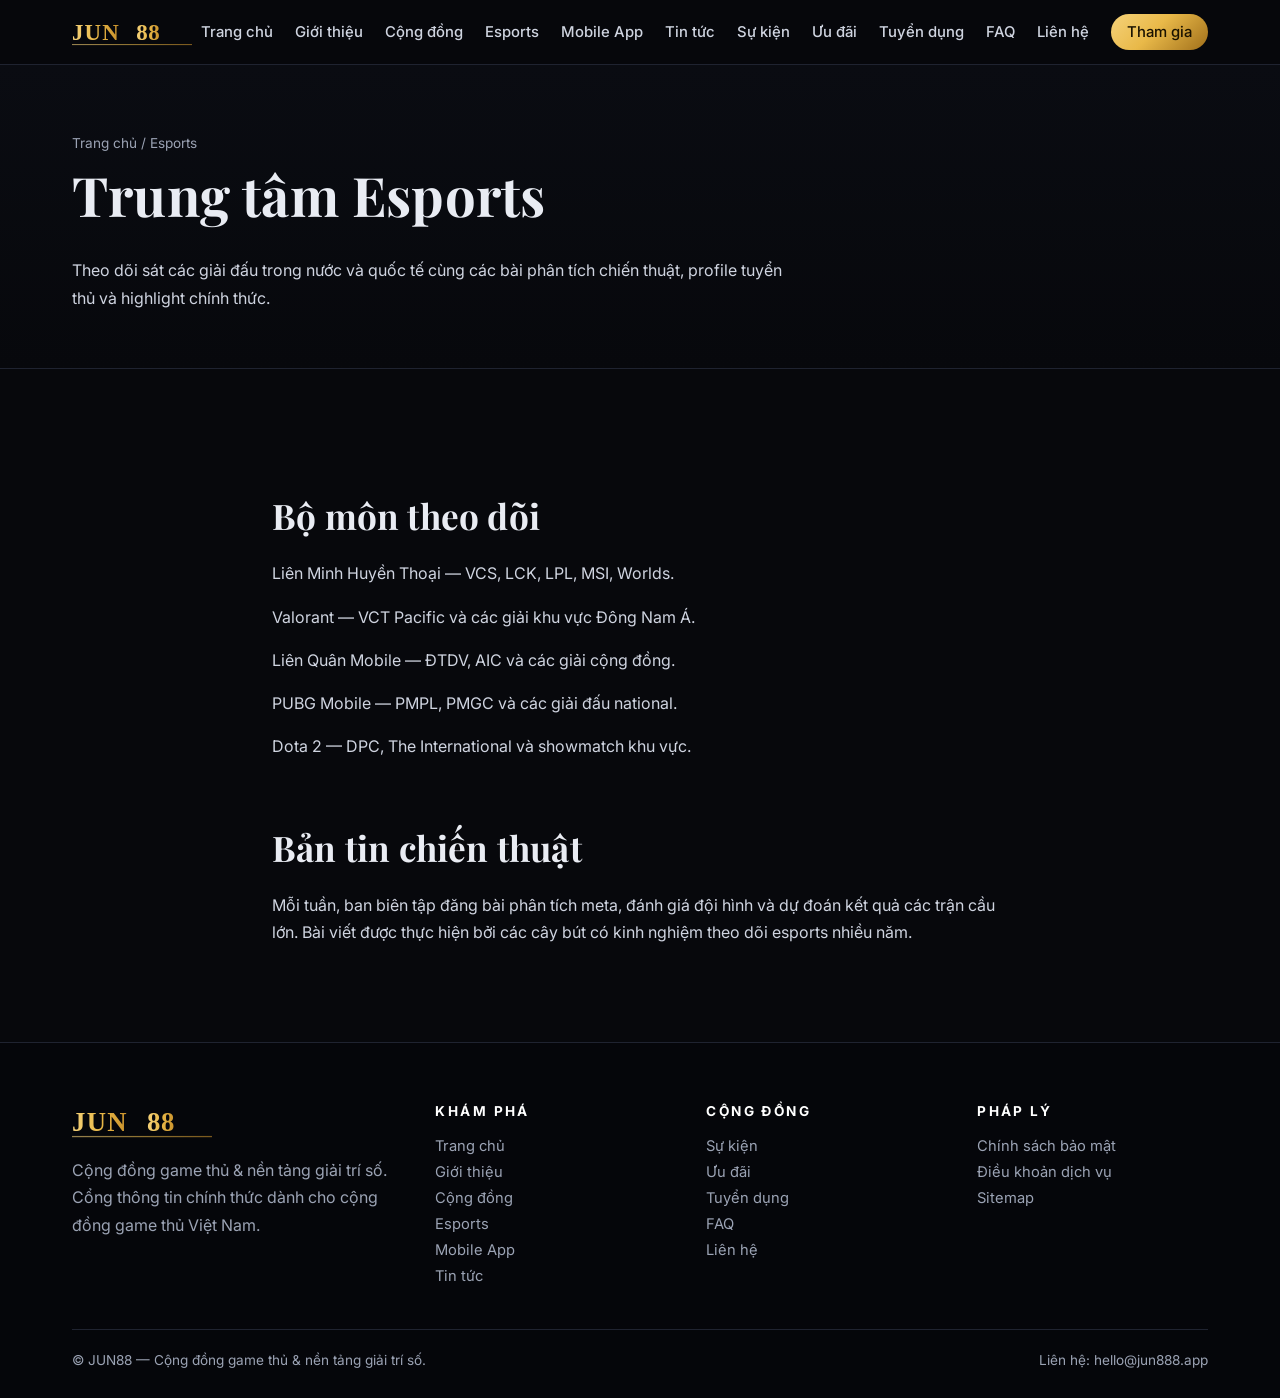
<file: esports.html>
<!doctype html>
<html lang="vi">
<head>
<meta charset="utf-8">
<meta name="viewport" content="width=device-width,initial-scale=1">
<title>Esports — JUN88</title>
<meta name="description" content="Thông tin esports Việt Nam và quốc tế: giải đấu, đội tuyển, phân tích chiến thuật và lịch thi đấu.">
<link rel="canonical" href="https://jun888.app/esports">
<link rel="icon" type="image/svg+xml" href="/assets/img/favicon.svg">
<meta property="og:type" content="website">
<meta property="og:title" content="Esports — JUN88">
<meta property="og:description" content="Thông tin esports Việt Nam và quốc tế: giải đấu, đội tuyển, phân tích chiến thuật và lịch thi đấu.">
<meta property="og:url" content="https://jun888.app/esports">
<meta property="og:site_name" content="JUN88">
<meta property="og:image" content="https://jun888.app/assets/img/logo.svg">
<meta name="twitter:card" content="summary">
<meta name="twitter:title" content="Esports — JUN88">
<meta name="twitter:description" content="Thông tin esports Việt Nam và quốc tế: giải đấu, đội tuyển, phân tích chiến thuật và lịch thi đấu.">
<link rel="preconnect" href="https://fonts.googleapis.com">
<link rel="preconnect" href="https://fonts.gstatic.com" crossorigin>
<link href="https://fonts.googleapis.com/css2?family=Inter:wght@400;500;600;700&family=Playfair+Display:wght@600;700&display=swap" rel="stylesheet">
<link rel="stylesheet" href="/assets/css/style.css">
<script type="application/ld+json">{"@context": "https://schema.org", "@type": "Organization", "name": "JUN88", "url": "https://jun888.app", "logo": "https://jun888.app/assets/img/logo.svg", "description": "Cộng đồng game thủ và cổng thông tin giải trí số JUN88.", "sameAs": []}</script>
<script type="application/ld+json">{"@context": "https://schema.org", "@type": "BreadcrumbList", "itemListElement": [{"@type": "ListItem", "position": 1, "name": "Trang chủ", "item": "https://jun888.app/"}, {"@type": "ListItem", "position": 2, "name": "Esports", "item": "https://jun888.app/esports"}]}</script>
</head>
<body>
<header class="site-header">
<div class="nav">
  <a class="brand" href="/"><img src="/assets/img/logo.svg" alt="JUN88 logo" width="120" height="34"></a>
  <button class="menu-btn" aria-label="Menu">☰</button>
  <nav class="nav-links">
    <a href="/">Trang chủ</a>
<a href="/about">Giới thiệu</a>
<a href="/community">Cộng đồng</a>
<a href="/esports">Esports</a>
<a href="/mobile-app">Mobile App</a>
<a href="/news">Tin tức</a>
<a href="/events">Sự kiện</a>
<a href="/promotions">Ưu đãi</a>
<a href="/careers">Tuyển dụng</a>
<a href="/faq">FAQ</a>
<a href="/contact">Liên hệ</a>
    <a class="nav-cta" href="/community">Tham gia</a>
  </nav>
</div>
</header>

<section class="page-hero"><div class="container">
  <div class="crumbs"><a href="/">Trang chủ</a> / <span>Esports</span></div>
  <h1>Trung tâm Esports</h1>
  <p class="lead" style="color:#cfd4e0;max-width:720px">Theo dõi sát các giải đấu trong nước và quốc tế cùng các bài phân tích chiến thuật, profile tuyển thủ và highlight chính thức.</p>
</div></section>
<article class="prose"><h2>Bộ môn theo dõi</h2><p>Liên Minh Huyền Thoại — VCS, LCK, LPL, MSI, Worlds.</p><p>Valorant — VCT Pacific và các giải khu vực Đông Nam Á.</p><p>Liên Quân Mobile — ĐTDV, AIC và các giải cộng đồng.</p><p>PUBG Mobile — PMPL, PMGC và các giải đấu national.</p><p>Dota 2 — DPC, The International và showmatch khu vực.</p><h2>Bản tin chiến thuật</h2><p>Mỗi tuần, ban biên tập đăng bài phân tích meta, đánh giá đội hình và dự đoán kết quả các trận cầu lớn. Bài viết được thực hiện bởi các cây bút có kinh nghiệm theo dõi esports nhiều năm.</p></article>
<footer class="site">
<div class="container">
  <div class="foot-grid">
    <div>
      <img src="/assets/img/logo.svg" alt="JUN88" width="140" style="margin-bottom:14px">
      <p style="color:#9ba3b4;max-width:340px">Cộng đồng game thủ & nền tảng giải trí số. Cổng thông tin chính thức dành cho cộng đồng game thủ Việt Nam.</p>
    </div>
    <div><h4>Khám phá</h4><a href="/">Trang chủ</a><a href="/about">Giới thiệu</a><a href="/community">Cộng đồng</a><a href="/esports">Esports</a><a href="/mobile-app">Mobile App</a><a href="/news">Tin tức</a></div>
    <div><h4>Cộng đồng</h4><a href="/events">Sự kiện</a><a href="/promotions">Ưu đãi</a><a href="/careers">Tuyển dụng</a><a href="/faq">FAQ</a><a href="/contact">Liên hệ</a></div>
    <div><h4>Pháp lý</h4><a href="/privacy">Chính sách bảo mật</a><a href="/terms">Điều khoản dịch vụ</a><a href="/sitemap.xml">Sitemap</a></div>
  </div>
  <div class="foot-bottom">
    <span>© JUN88 — Cộng đồng game thủ & nền tảng giải trí số.</span>
    <span>Liên hệ: hello@jun888.app</span>
  </div>
</div>
</footer>
<script src="/assets/js/main.js"></script>
</body></html>
</file>
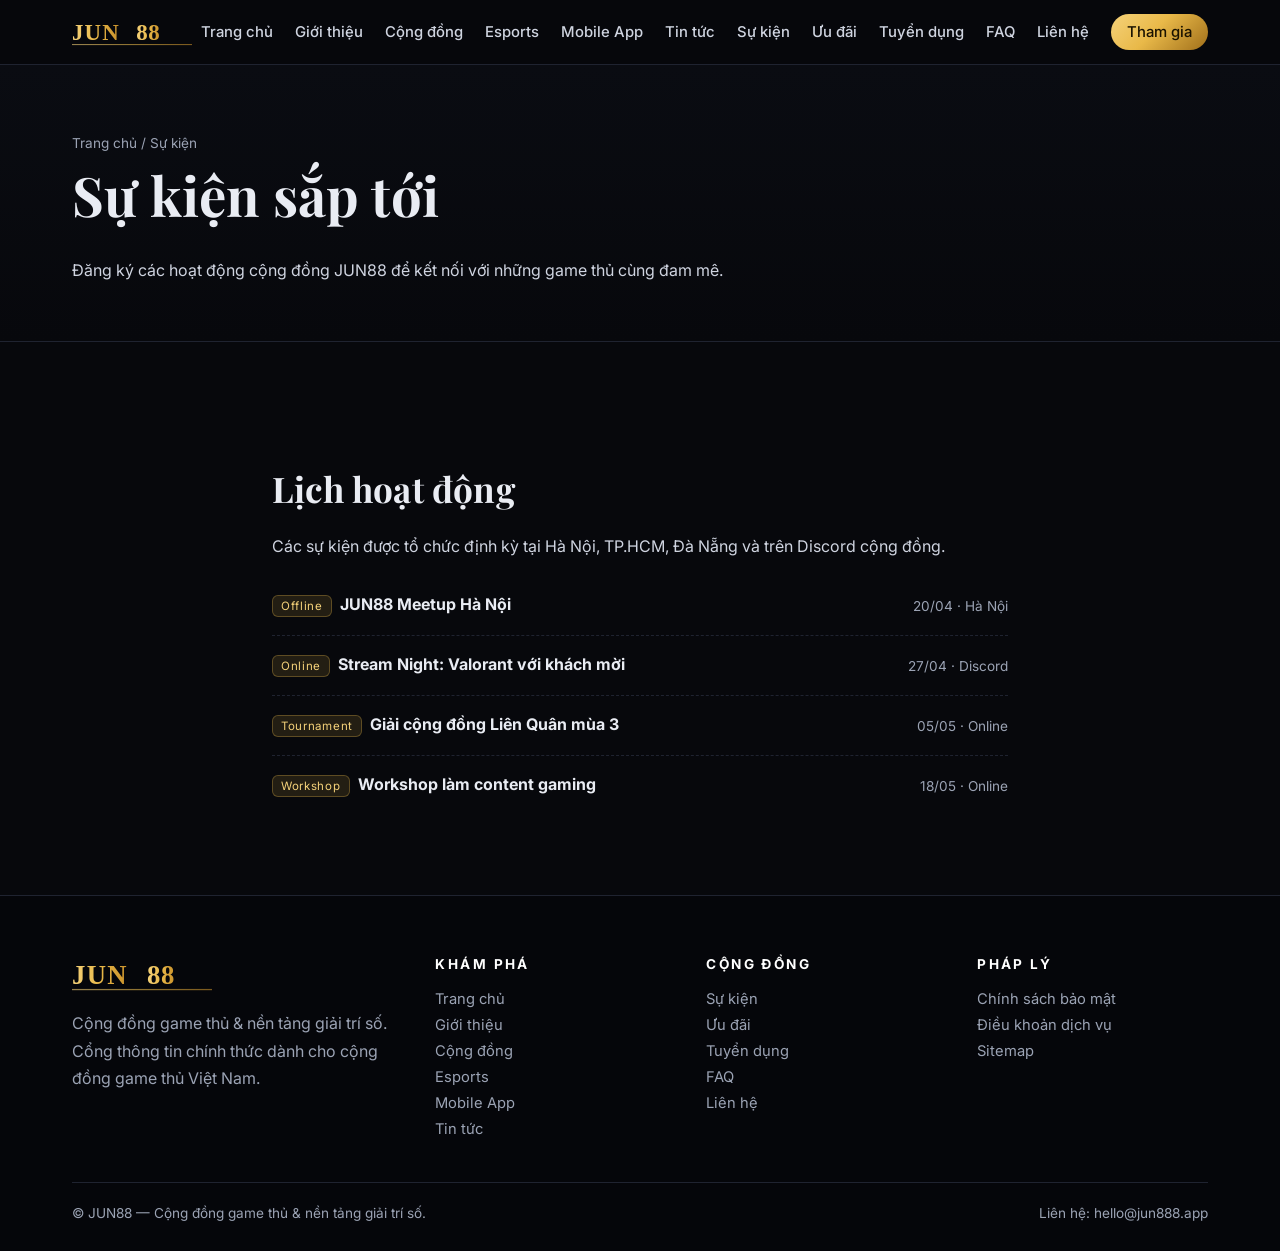
<file: events.html>
<!doctype html>
<html lang="vi">
<head>
<meta charset="utf-8">
<meta name="viewport" content="width=device-width,initial-scale=1">
<title>Sự kiện — JUN88</title>
<meta name="description" content="Sự kiện cộng đồng JUN88: meetup offline, giải đấu cộng đồng và workshop dành cho game thủ.">
<link rel="canonical" href="https://jun888.app/events">
<link rel="icon" type="image/svg+xml" href="/assets/img/favicon.svg">
<meta property="og:type" content="website">
<meta property="og:title" content="Sự kiện — JUN88">
<meta property="og:description" content="Sự kiện cộng đồng JUN88: meetup offline, giải đấu cộng đồng và workshop dành cho game thủ.">
<meta property="og:url" content="https://jun888.app/events">
<meta property="og:site_name" content="JUN88">
<meta property="og:image" content="https://jun888.app/assets/img/logo.svg">
<meta name="twitter:card" content="summary">
<meta name="twitter:title" content="Sự kiện — JUN88">
<meta name="twitter:description" content="Sự kiện cộng đồng JUN88: meetup offline, giải đấu cộng đồng và workshop dành cho game thủ.">
<link rel="preconnect" href="https://fonts.googleapis.com">
<link rel="preconnect" href="https://fonts.gstatic.com" crossorigin>
<link href="https://fonts.googleapis.com/css2?family=Inter:wght@400;500;600;700&family=Playfair+Display:wght@600;700&display=swap" rel="stylesheet">
<link rel="stylesheet" href="/assets/css/style.css">
<script type="application/ld+json">{"@context": "https://schema.org", "@type": "Organization", "name": "JUN88", "url": "https://jun888.app", "logo": "https://jun888.app/assets/img/logo.svg", "description": "Cộng đồng game thủ và cổng thông tin giải trí số JUN88.", "sameAs": []}</script>
<script type="application/ld+json">{"@context": "https://schema.org", "@type": "BreadcrumbList", "itemListElement": [{"@type": "ListItem", "position": 1, "name": "Trang chủ", "item": "https://jun888.app/"}, {"@type": "ListItem", "position": 2, "name": "Sự kiện", "item": "https://jun888.app/events"}]}</script>
</head>
<body>
<header class="site-header">
<div class="nav">
  <a class="brand" href="/"><img src="/assets/img/logo.svg" alt="JUN88 logo" width="120" height="34"></a>
  <button class="menu-btn" aria-label="Menu">☰</button>
  <nav class="nav-links">
    <a href="/">Trang chủ</a>
<a href="/about">Giới thiệu</a>
<a href="/community">Cộng đồng</a>
<a href="/esports">Esports</a>
<a href="/mobile-app">Mobile App</a>
<a href="/news">Tin tức</a>
<a href="/events">Sự kiện</a>
<a href="/promotions">Ưu đãi</a>
<a href="/careers">Tuyển dụng</a>
<a href="/faq">FAQ</a>
<a href="/contact">Liên hệ</a>
    <a class="nav-cta" href="/community">Tham gia</a>
  </nav>
</div>
</header>

<section class="page-hero"><div class="container">
  <div class="crumbs"><a href="/">Trang chủ</a> / <span>Sự kiện</span></div>
  <h1>Sự kiện sắp tới</h1>
  <p class="lead" style="color:#cfd4e0;max-width:720px">Đăng ký các hoạt động cộng đồng JUN88 để kết nối với những game thủ cùng đam mê.</p>
</div></section>
<article class="prose"><h2>Lịch hoạt động</h2><p>Các sự kiện được tổ chức định kỳ tại Hà Nội, TP.HCM, Đà Nẵng và trên Discord cộng đồng.</p><div><div class="list-row"><div><span class="tag">Offline</span><strong>JUN88 Meetup Hà Nội</strong></div><span class="meta">20/04 · Hà Nội</span></div><div class="list-row"><div><span class="tag">Online</span><strong>Stream Night: Valorant với khách mời</strong></div><span class="meta">27/04 · Discord</span></div><div class="list-row"><div><span class="tag">Tournament</span><strong>Giải cộng đồng Liên Quân mùa 3</strong></div><span class="meta">05/05 · Online</span></div><div class="list-row"><div><span class="tag">Workshop</span><strong>Workshop làm content gaming</strong></div><span class="meta">18/05 · Online</span></div></div></article>
<footer class="site">
<div class="container">
  <div class="foot-grid">
    <div>
      <img src="/assets/img/logo.svg" alt="JUN88" width="140" style="margin-bottom:14px">
      <p style="color:#9ba3b4;max-width:340px">Cộng đồng game thủ & nền tảng giải trí số. Cổng thông tin chính thức dành cho cộng đồng game thủ Việt Nam.</p>
    </div>
    <div><h4>Khám phá</h4><a href="/">Trang chủ</a><a href="/about">Giới thiệu</a><a href="/community">Cộng đồng</a><a href="/esports">Esports</a><a href="/mobile-app">Mobile App</a><a href="/news">Tin tức</a></div>
    <div><h4>Cộng đồng</h4><a href="/events">Sự kiện</a><a href="/promotions">Ưu đãi</a><a href="/careers">Tuyển dụng</a><a href="/faq">FAQ</a><a href="/contact">Liên hệ</a></div>
    <div><h4>Pháp lý</h4><a href="/privacy">Chính sách bảo mật</a><a href="/terms">Điều khoản dịch vụ</a><a href="/sitemap.xml">Sitemap</a></div>
  </div>
  <div class="foot-bottom">
    <span>© JUN88 — Cộng đồng game thủ & nền tảng giải trí số.</span>
    <span>Liên hệ: hello@jun888.app</span>
  </div>
</div>
</footer>
<script src="/assets/js/main.js"></script>
</body></html>
</file>
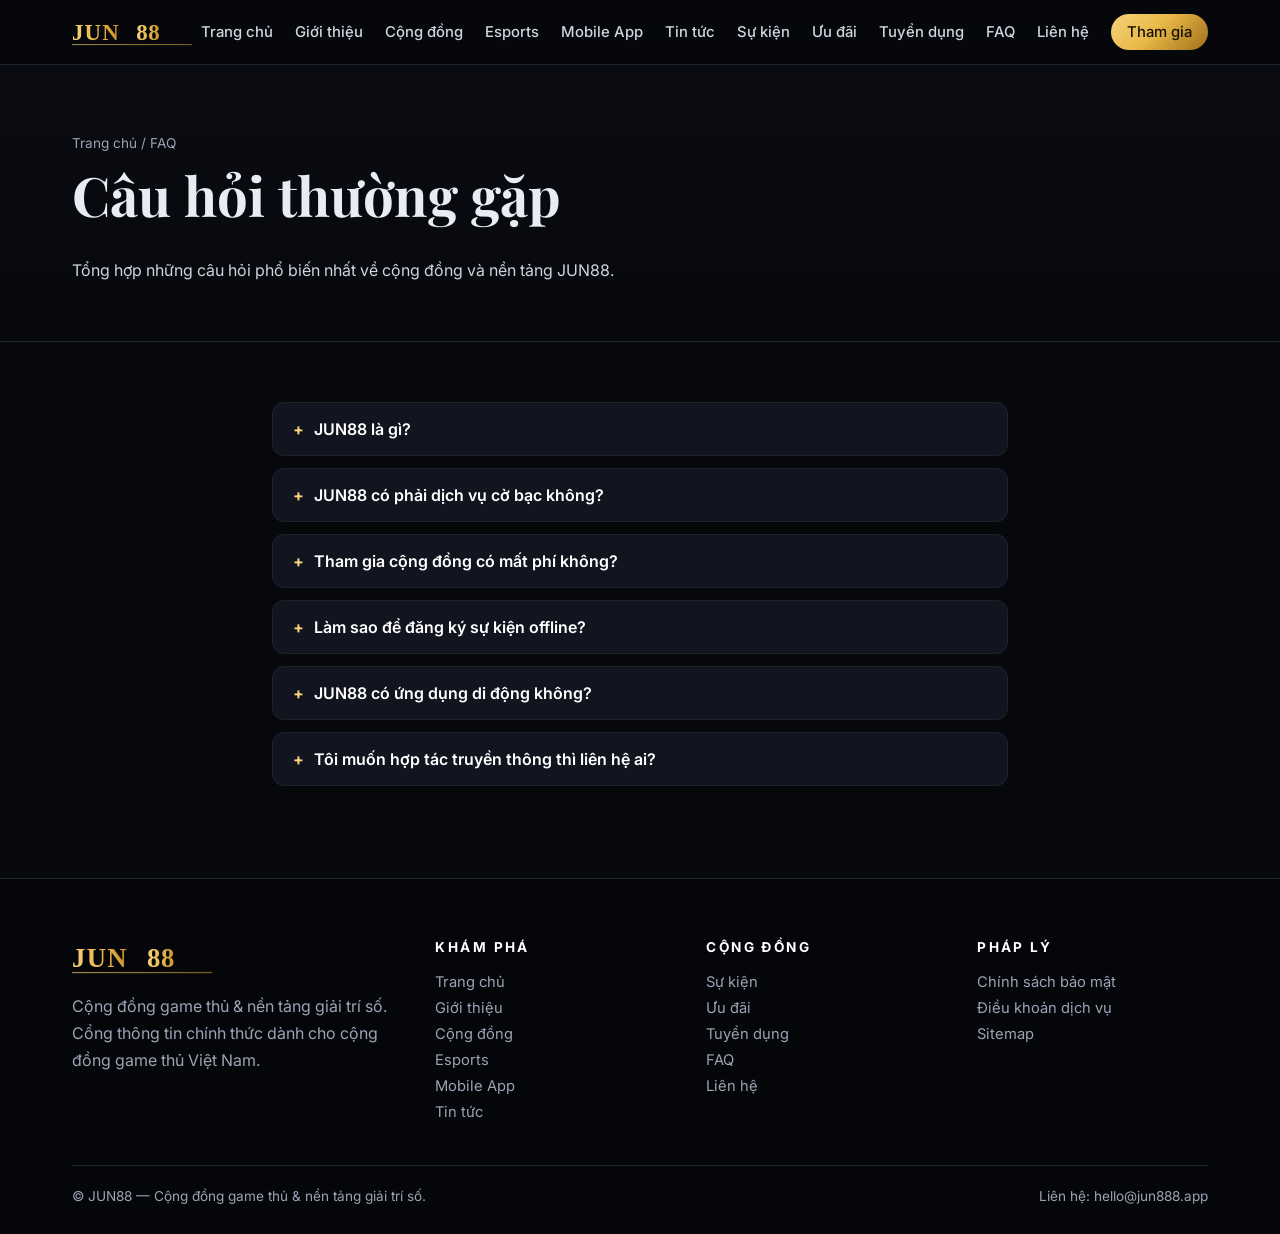
<file: faq.html>
<!doctype html>
<html lang="vi">
<head>
<meta charset="utf-8">
<meta name="viewport" content="width=device-width,initial-scale=1">
<title>FAQ — JUN88</title>
<meta name="description" content="Câu hỏi thường gặp về JUN88, cộng đồng game thủ và ứng dụng di động.">
<link rel="canonical" href="https://jun888.app/faq">
<link rel="icon" type="image/svg+xml" href="/assets/img/favicon.svg">
<meta property="og:type" content="website">
<meta property="og:title" content="FAQ — JUN88">
<meta property="og:description" content="Câu hỏi thường gặp về JUN88, cộng đồng game thủ và ứng dụng di động.">
<meta property="og:url" content="https://jun888.app/faq">
<meta property="og:site_name" content="JUN88">
<meta property="og:image" content="https://jun888.app/assets/img/logo.svg">
<meta name="twitter:card" content="summary">
<meta name="twitter:title" content="FAQ — JUN88">
<meta name="twitter:description" content="Câu hỏi thường gặp về JUN88, cộng đồng game thủ và ứng dụng di động.">
<link rel="preconnect" href="https://fonts.googleapis.com">
<link rel="preconnect" href="https://fonts.gstatic.com" crossorigin>
<link href="https://fonts.googleapis.com/css2?family=Inter:wght@400;500;600;700&family=Playfair+Display:wght@600;700&display=swap" rel="stylesheet">
<link rel="stylesheet" href="/assets/css/style.css">
<script type="application/ld+json">{"@context": "https://schema.org", "@type": "Organization", "name": "JUN88", "url": "https://jun888.app", "logo": "https://jun888.app/assets/img/logo.svg", "description": "Cộng đồng game thủ và cổng thông tin giải trí số JUN88.", "sameAs": []}</script>
<script type="application/ld+json">{"@context": "https://schema.org", "@graph": [{"@context": "https://schema.org", "@type": "BreadcrumbList", "itemListElement": [{"@type": "ListItem", "position": 1, "name": "Trang chủ", "item": "https://jun888.app/"}, {"@type": "ListItem", "position": 2, "name": "FAQ", "item": "https://jun888.app/faq"}]}, {"@context": "https://schema.org", "@type": "FAQPage", "mainEntity": [{"@type": "Question", "name": "JUN88 là gì?", "acceptedAnswer": {"@type": "Answer", "text": "JUN88 là cổng thông tin cộng đồng game thủ và nền tảng giải trí số tại Việt Nam, cung cấp tin tức esports, đánh giá game di động và tổ chức sự kiện cộng đồng."}}, {"@type": "Question", "name": "JUN88 có phải dịch vụ cờ bạc không?", "acceptedAnswer": {"@type": "Answer", "text": "Không. JUN88 hoàn toàn không phải dịch vụ cờ bạc, cá cược hay sòng bài. Chúng tôi là một cộng đồng game thủ và cổng nội dung giải trí."}}, {"@type": "Question", "name": "Tham gia cộng đồng có mất phí không?", "acceptedAnswer": {"@type": "Answer", "text": "Hoàn toàn miễn phí. Bạn có thể tham gia Discord, diễn đàn và các nhóm mạng xã hội mà không tốn bất kỳ chi phí nào."}}, {"@type": "Question", "name": "Làm sao để đăng ký sự kiện offline?", "acceptedAnswer": {"@type": "Answer", "text": "Bạn có thể đăng ký qua trang Sự kiện hoặc ứng dụng di động JUN88. Mỗi sự kiện sẽ có giới hạn số lượng và hướng dẫn cụ thể."}}, {"@type": "Question", "name": "JUN88 có ứng dụng di động không?", "acceptedAnswer": {"@type": "Answer", "text": "Có. Ứng dụng JUN88 hỗ trợ iOS 14+ và Android 9+, cho phép theo dõi tin tức, đăng ký sự kiện và nhận thông báo."}}, {"@type": "Question", "name": "Tôi muốn hợp tác truyền thông thì liên hệ ai?", "acceptedAnswer": {"@type": "Answer", "text": "Vui lòng gửi email tới partners@jun888.app kèm thông tin sản phẩm/chiến dịch để đội ngũ hợp tác liên hệ lại."}}]}]}</script>
</head>
<body>
<header class="site-header">
<div class="nav">
  <a class="brand" href="/"><img src="/assets/img/logo.svg" alt="JUN88 logo" width="120" height="34"></a>
  <button class="menu-btn" aria-label="Menu">☰</button>
  <nav class="nav-links">
    <a href="/">Trang chủ</a>
<a href="/about">Giới thiệu</a>
<a href="/community">Cộng đồng</a>
<a href="/esports">Esports</a>
<a href="/mobile-app">Mobile App</a>
<a href="/news">Tin tức</a>
<a href="/events">Sự kiện</a>
<a href="/promotions">Ưu đãi</a>
<a href="/careers">Tuyển dụng</a>
<a href="/faq">FAQ</a>
<a href="/contact">Liên hệ</a>
    <a class="nav-cta" href="/community">Tham gia</a>
  </nav>
</div>
</header>

<section class="page-hero"><div class="container"><div class="crumbs"><a href="/">Trang chủ</a> / <span>FAQ</span></div>
  <h1>Câu hỏi thường gặp</h1>
  <p class="lead" style="color:#cfd4e0;max-width:720px">Tổng hợp những câu hỏi phổ biến nhất về cộng đồng và nền tảng JUN88.</p>
</div></section>
<article class="prose"><details class="faq"><summary>JUN88 là gì?</summary><p>JUN88 là cổng thông tin cộng đồng game thủ và nền tảng giải trí số tại Việt Nam, cung cấp tin tức esports, đánh giá game di động và tổ chức sự kiện cộng đồng.</p></details><details class="faq"><summary>JUN88 có phải dịch vụ cờ bạc không?</summary><p>Không. JUN88 hoàn toàn không phải dịch vụ cờ bạc, cá cược hay sòng bài. Chúng tôi là một cộng đồng game thủ và cổng nội dung giải trí.</p></details><details class="faq"><summary>Tham gia cộng đồng có mất phí không?</summary><p>Hoàn toàn miễn phí. Bạn có thể tham gia Discord, diễn đàn và các nhóm mạng xã hội mà không tốn bất kỳ chi phí nào.</p></details><details class="faq"><summary>Làm sao để đăng ký sự kiện offline?</summary><p>Bạn có thể đăng ký qua trang Sự kiện hoặc ứng dụng di động JUN88. Mỗi sự kiện sẽ có giới hạn số lượng và hướng dẫn cụ thể.</p></details><details class="faq"><summary>JUN88 có ứng dụng di động không?</summary><p>Có. Ứng dụng JUN88 hỗ trợ iOS 14+ và Android 9+, cho phép theo dõi tin tức, đăng ký sự kiện và nhận thông báo.</p></details><details class="faq"><summary>Tôi muốn hợp tác truyền thông thì liên hệ ai?</summary><p>Vui lòng gửi email tới partners@jun888.app kèm thông tin sản phẩm/chiến dịch để đội ngũ hợp tác liên hệ lại.</p></details></article>
<footer class="site">
<div class="container">
  <div class="foot-grid">
    <div>
      <img src="/assets/img/logo.svg" alt="JUN88" width="140" style="margin-bottom:14px">
      <p style="color:#9ba3b4;max-width:340px">Cộng đồng game thủ & nền tảng giải trí số. Cổng thông tin chính thức dành cho cộng đồng game thủ Việt Nam.</p>
    </div>
    <div><h4>Khám phá</h4><a href="/">Trang chủ</a><a href="/about">Giới thiệu</a><a href="/community">Cộng đồng</a><a href="/esports">Esports</a><a href="/mobile-app">Mobile App</a><a href="/news">Tin tức</a></div>
    <div><h4>Cộng đồng</h4><a href="/events">Sự kiện</a><a href="/promotions">Ưu đãi</a><a href="/careers">Tuyển dụng</a><a href="/faq">FAQ</a><a href="/contact">Liên hệ</a></div>
    <div><h4>Pháp lý</h4><a href="/privacy">Chính sách bảo mật</a><a href="/terms">Điều khoản dịch vụ</a><a href="/sitemap.xml">Sitemap</a></div>
  </div>
  <div class="foot-bottom">
    <span>© JUN88 — Cộng đồng game thủ & nền tảng giải trí số.</span>
    <span>Liên hệ: hello@jun888.app</span>
  </div>
</div>
</footer>
<script src="/assets/js/main.js"></script>
</body></html>
</file>
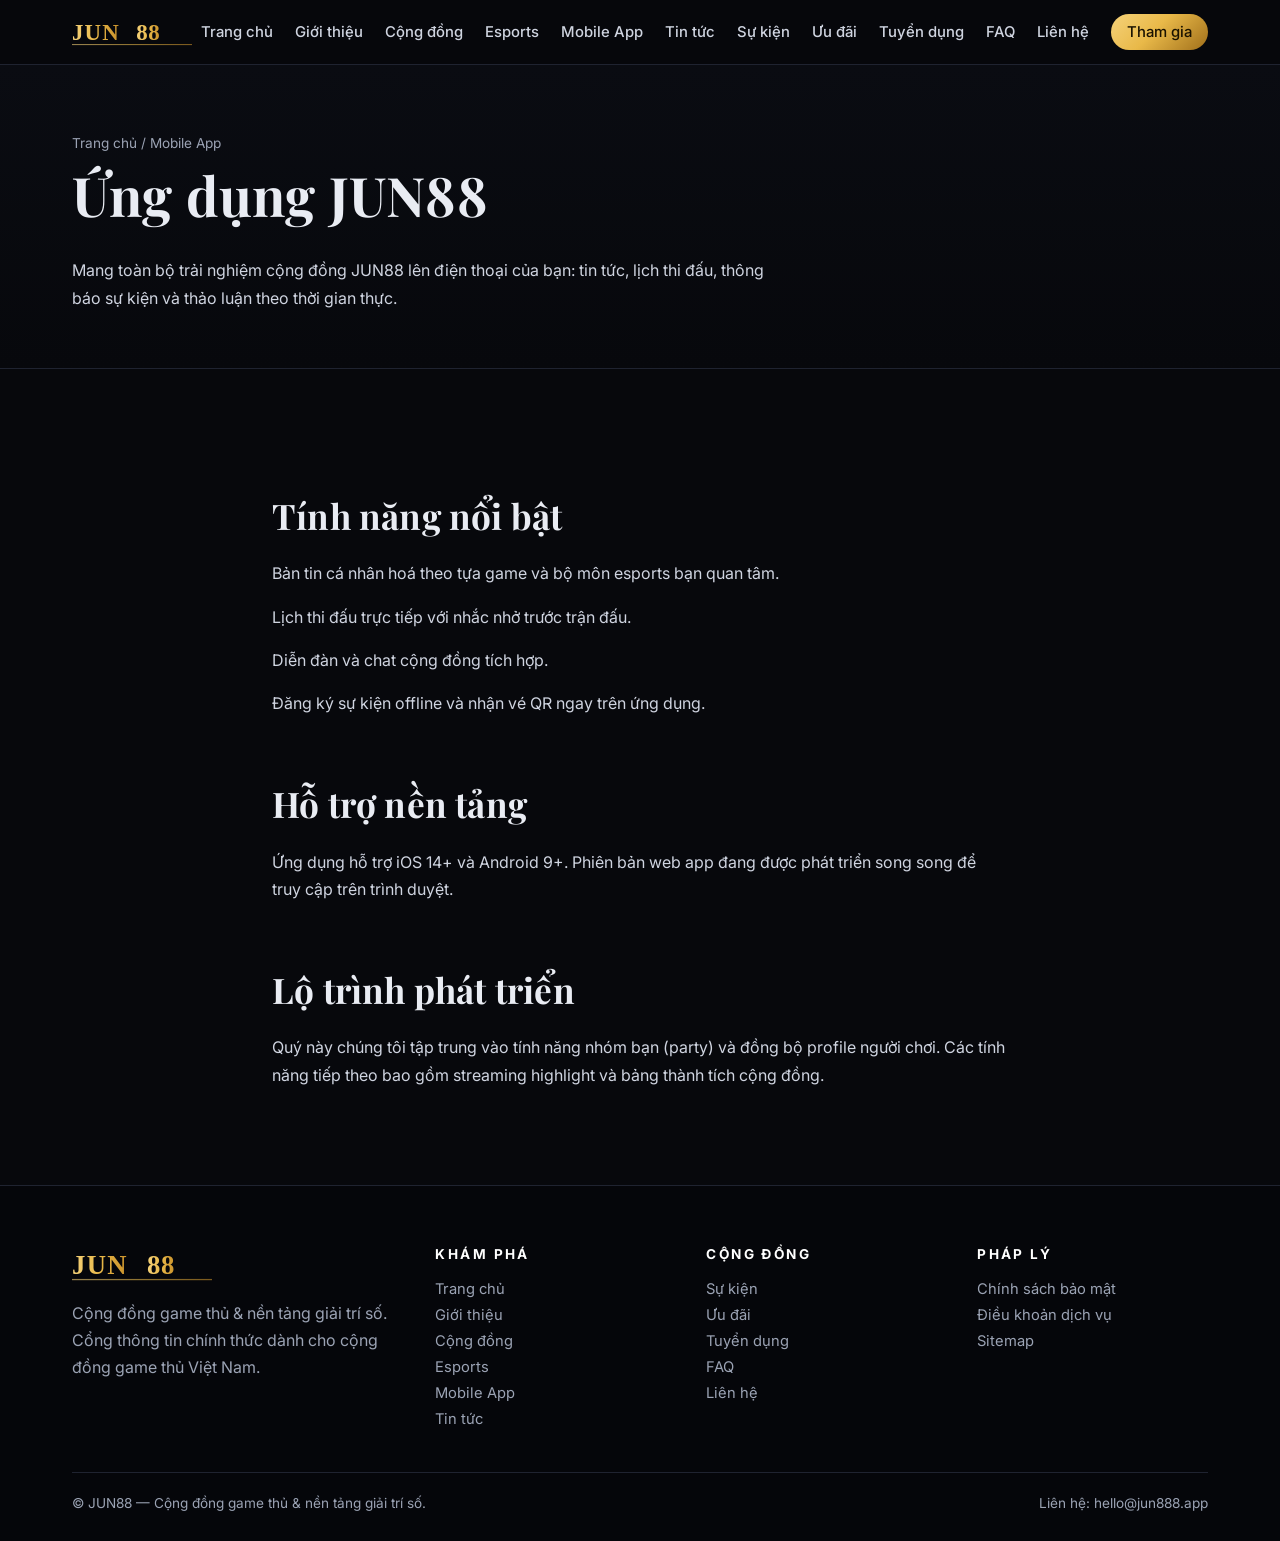
<file: mobile-app.html>
<!doctype html>
<html lang="vi">
<head>
<meta charset="utf-8">
<meta name="viewport" content="width=device-width,initial-scale=1">
<title>Mobile App — JUN88</title>
<meta name="description" content="Ứng dụng di động JUN88 cập nhật tin tức esports, sự kiện và cộng đồng game thủ Việt ngay trên điện thoại.">
<link rel="canonical" href="https://jun888.app/mobile-app">
<link rel="icon" type="image/svg+xml" href="/assets/img/favicon.svg">
<meta property="og:type" content="website">
<meta property="og:title" content="Mobile App — JUN88">
<meta property="og:description" content="Ứng dụng di động JUN88 cập nhật tin tức esports, sự kiện và cộng đồng game thủ Việt ngay trên điện thoại.">
<meta property="og:url" content="https://jun888.app/mobile-app">
<meta property="og:site_name" content="JUN88">
<meta property="og:image" content="https://jun888.app/assets/img/logo.svg">
<meta name="twitter:card" content="summary">
<meta name="twitter:title" content="Mobile App — JUN88">
<meta name="twitter:description" content="Ứng dụng di động JUN88 cập nhật tin tức esports, sự kiện và cộng đồng game thủ Việt ngay trên điện thoại.">
<link rel="preconnect" href="https://fonts.googleapis.com">
<link rel="preconnect" href="https://fonts.gstatic.com" crossorigin>
<link href="https://fonts.googleapis.com/css2?family=Inter:wght@400;500;600;700&family=Playfair+Display:wght@600;700&display=swap" rel="stylesheet">
<link rel="stylesheet" href="/assets/css/style.css">
<script type="application/ld+json">{"@context": "https://schema.org", "@type": "Organization", "name": "JUN88", "url": "https://jun888.app", "logo": "https://jun888.app/assets/img/logo.svg", "description": "Cộng đồng game thủ và cổng thông tin giải trí số JUN88.", "sameAs": []}</script>
<script type="application/ld+json">{"@context": "https://schema.org", "@type": "BreadcrumbList", "itemListElement": [{"@type": "ListItem", "position": 1, "name": "Trang chủ", "item": "https://jun888.app/"}, {"@type": "ListItem", "position": 2, "name": "Mobile App", "item": "https://jun888.app/mobile-app"}]}</script>
</head>
<body>
<header class="site-header">
<div class="nav">
  <a class="brand" href="/"><img src="/assets/img/logo.svg" alt="JUN88 logo" width="120" height="34"></a>
  <button class="menu-btn" aria-label="Menu">☰</button>
  <nav class="nav-links">
    <a href="/">Trang chủ</a>
<a href="/about">Giới thiệu</a>
<a href="/community">Cộng đồng</a>
<a href="/esports">Esports</a>
<a href="/mobile-app">Mobile App</a>
<a href="/news">Tin tức</a>
<a href="/events">Sự kiện</a>
<a href="/promotions">Ưu đãi</a>
<a href="/careers">Tuyển dụng</a>
<a href="/faq">FAQ</a>
<a href="/contact">Liên hệ</a>
    <a class="nav-cta" href="/community">Tham gia</a>
  </nav>
</div>
</header>

<section class="page-hero"><div class="container">
  <div class="crumbs"><a href="/">Trang chủ</a> / <span>Mobile App</span></div>
  <h1>Ứng dụng JUN88</h1>
  <p class="lead" style="color:#cfd4e0;max-width:720px">Mang toàn bộ trải nghiệm cộng đồng JUN88 lên điện thoại của bạn: tin tức, lịch thi đấu, thông báo sự kiện và thảo luận theo thời gian thực.</p>
</div></section>
<article class="prose"><h2>Tính năng nổi bật</h2><p>Bản tin cá nhân hoá theo tựa game và bộ môn esports bạn quan tâm.</p><p>Lịch thi đấu trực tiếp với nhắc nhở trước trận đấu.</p><p>Diễn đàn và chat cộng đồng tích hợp.</p><p>Đăng ký sự kiện offline và nhận vé QR ngay trên ứng dụng.</p><h2>Hỗ trợ nền tảng</h2><p>Ứng dụng hỗ trợ iOS 14+ và Android 9+. Phiên bản web app đang được phát triển song song để truy cập trên trình duyệt.</p><h2>Lộ trình phát triển</h2><p>Quý này chúng tôi tập trung vào tính năng nhóm bạn (party) và đồng bộ profile người chơi. Các tính năng tiếp theo bao gồm streaming highlight và bảng thành tích cộng đồng.</p></article>
<footer class="site">
<div class="container">
  <div class="foot-grid">
    <div>
      <img src="/assets/img/logo.svg" alt="JUN88" width="140" style="margin-bottom:14px">
      <p style="color:#9ba3b4;max-width:340px">Cộng đồng game thủ & nền tảng giải trí số. Cổng thông tin chính thức dành cho cộng đồng game thủ Việt Nam.</p>
    </div>
    <div><h4>Khám phá</h4><a href="/">Trang chủ</a><a href="/about">Giới thiệu</a><a href="/community">Cộng đồng</a><a href="/esports">Esports</a><a href="/mobile-app">Mobile App</a><a href="/news">Tin tức</a></div>
    <div><h4>Cộng đồng</h4><a href="/events">Sự kiện</a><a href="/promotions">Ưu đãi</a><a href="/careers">Tuyển dụng</a><a href="/faq">FAQ</a><a href="/contact">Liên hệ</a></div>
    <div><h4>Pháp lý</h4><a href="/privacy">Chính sách bảo mật</a><a href="/terms">Điều khoản dịch vụ</a><a href="/sitemap.xml">Sitemap</a></div>
  </div>
  <div class="foot-bottom">
    <span>© JUN88 — Cộng đồng game thủ & nền tảng giải trí số.</span>
    <span>Liên hệ: hello@jun888.app</span>
  </div>
</div>
</footer>
<script src="/assets/js/main.js"></script>
</body></html>
</file>
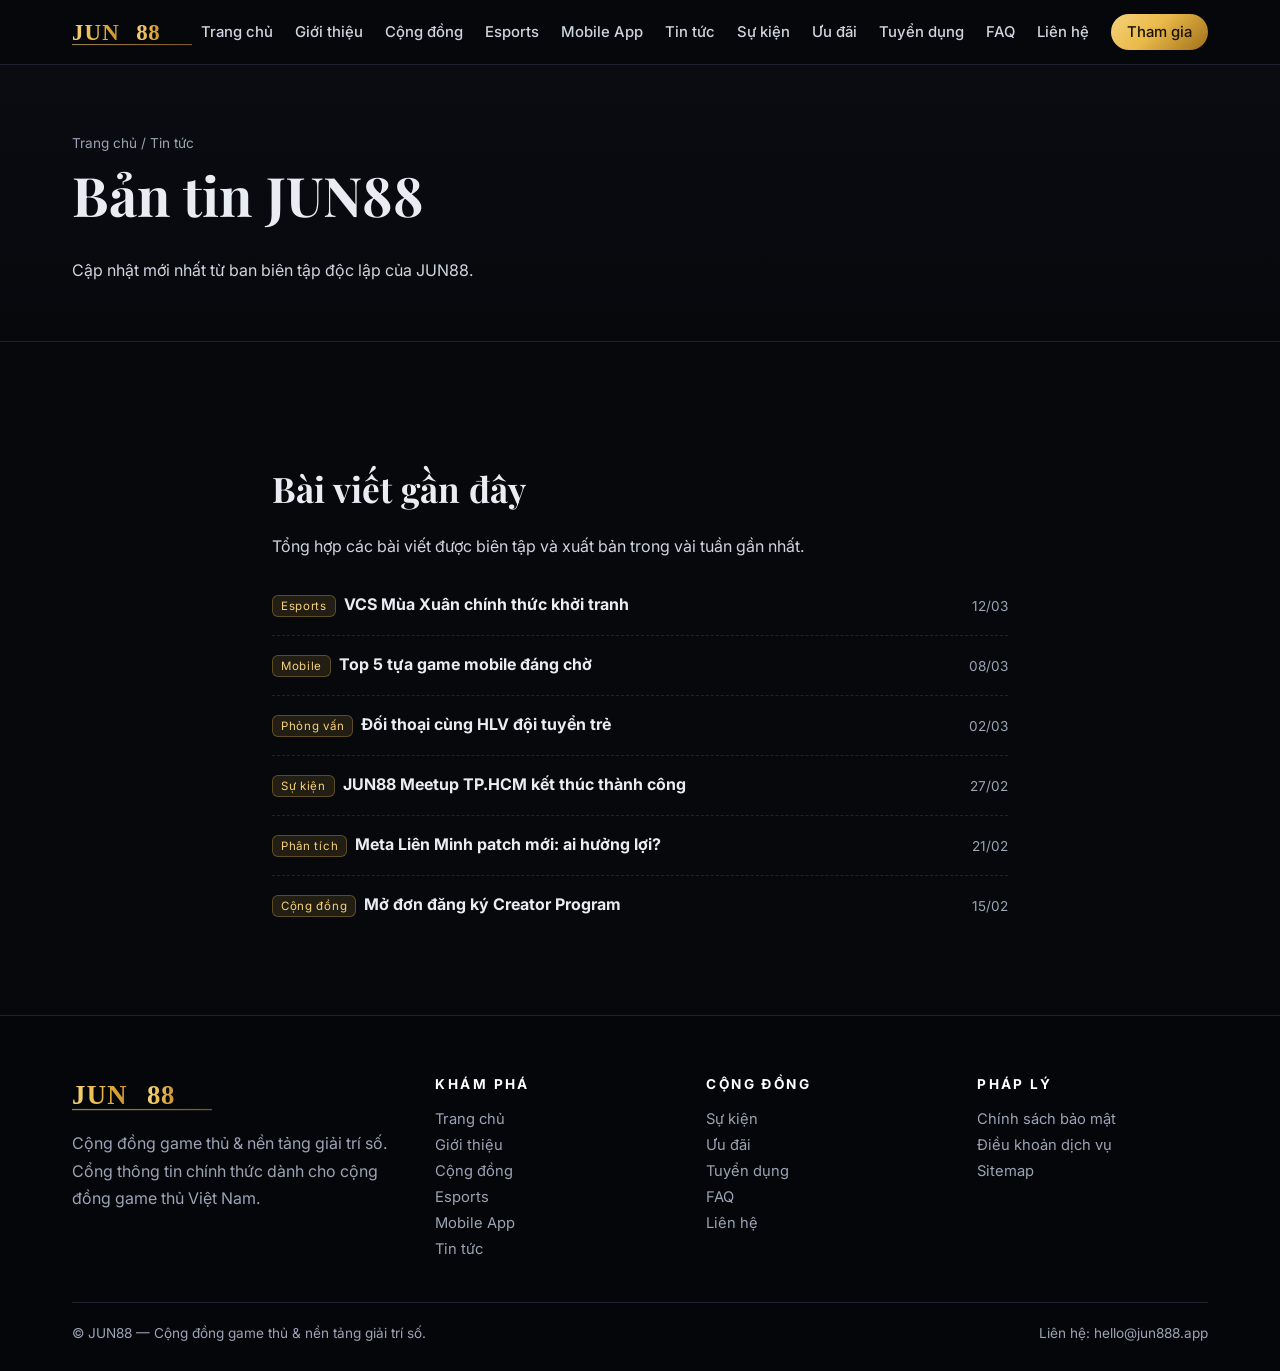
<file: news.html>
<!doctype html>
<html lang="vi">
<head>
<meta charset="utf-8">
<meta name="viewport" content="width=device-width,initial-scale=1">
<title>Tin tức — JUN88</title>
<meta name="description" content="Tin tức esports, game di động và cộng đồng cập nhật từ ban biên tập JUN88.">
<link rel="canonical" href="https://jun888.app/news">
<link rel="icon" type="image/svg+xml" href="/assets/img/favicon.svg">
<meta property="og:type" content="website">
<meta property="og:title" content="Tin tức — JUN88">
<meta property="og:description" content="Tin tức esports, game di động và cộng đồng cập nhật từ ban biên tập JUN88.">
<meta property="og:url" content="https://jun888.app/news">
<meta property="og:site_name" content="JUN88">
<meta property="og:image" content="https://jun888.app/assets/img/logo.svg">
<meta name="twitter:card" content="summary">
<meta name="twitter:title" content="Tin tức — JUN88">
<meta name="twitter:description" content="Tin tức esports, game di động và cộng đồng cập nhật từ ban biên tập JUN88.">
<link rel="preconnect" href="https://fonts.googleapis.com">
<link rel="preconnect" href="https://fonts.gstatic.com" crossorigin>
<link href="https://fonts.googleapis.com/css2?family=Inter:wght@400;500;600;700&family=Playfair+Display:wght@600;700&display=swap" rel="stylesheet">
<link rel="stylesheet" href="/assets/css/style.css">
<script type="application/ld+json">{"@context": "https://schema.org", "@type": "Organization", "name": "JUN88", "url": "https://jun888.app", "logo": "https://jun888.app/assets/img/logo.svg", "description": "Cộng đồng game thủ và cổng thông tin giải trí số JUN88.", "sameAs": []}</script>
<script type="application/ld+json">{"@context": "https://schema.org", "@type": "BreadcrumbList", "itemListElement": [{"@type": "ListItem", "position": 1, "name": "Trang chủ", "item": "https://jun888.app/"}, {"@type": "ListItem", "position": 2, "name": "Tin tức", "item": "https://jun888.app/news"}]}</script>
</head>
<body>
<header class="site-header">
<div class="nav">
  <a class="brand" href="/"><img src="/assets/img/logo.svg" alt="JUN88 logo" width="120" height="34"></a>
  <button class="menu-btn" aria-label="Menu">☰</button>
  <nav class="nav-links">
    <a href="/">Trang chủ</a>
<a href="/about">Giới thiệu</a>
<a href="/community">Cộng đồng</a>
<a href="/esports">Esports</a>
<a href="/mobile-app">Mobile App</a>
<a href="/news">Tin tức</a>
<a href="/events">Sự kiện</a>
<a href="/promotions">Ưu đãi</a>
<a href="/careers">Tuyển dụng</a>
<a href="/faq">FAQ</a>
<a href="/contact">Liên hệ</a>
    <a class="nav-cta" href="/community">Tham gia</a>
  </nav>
</div>
</header>

<section class="page-hero"><div class="container">
  <div class="crumbs"><a href="/">Trang chủ</a> / <span>Tin tức</span></div>
  <h1>Bản tin JUN88</h1>
  <p class="lead" style="color:#cfd4e0;max-width:720px">Cập nhật mới nhất từ ban biên tập độc lập của JUN88.</p>
</div></section>
<article class="prose"><h2>Bài viết gần đây</h2><p>Tổng hợp các bài viết được biên tập và xuất bản trong vài tuần gần nhất.</p><div><div class="list-row"><div><span class="tag">Esports</span><strong>VCS Mùa Xuân chính thức khởi tranh</strong></div><span class="meta">12/03</span></div><div class="list-row"><div><span class="tag">Mobile</span><strong>Top 5 tựa game mobile đáng chờ</strong></div><span class="meta">08/03</span></div><div class="list-row"><div><span class="tag">Phỏng vấn</span><strong>Đối thoại cùng HLV đội tuyển trẻ</strong></div><span class="meta">02/03</span></div><div class="list-row"><div><span class="tag">Sự kiện</span><strong>JUN88 Meetup TP.HCM kết thúc thành công</strong></div><span class="meta">27/02</span></div><div class="list-row"><div><span class="tag">Phân tích</span><strong>Meta Liên Minh patch mới: ai hưởng lợi?</strong></div><span class="meta">21/02</span></div><div class="list-row"><div><span class="tag">Cộng đồng</span><strong>Mở đơn đăng ký Creator Program</strong></div><span class="meta">15/02</span></div></div></article>
<footer class="site">
<div class="container">
  <div class="foot-grid">
    <div>
      <img src="/assets/img/logo.svg" alt="JUN88" width="140" style="margin-bottom:14px">
      <p style="color:#9ba3b4;max-width:340px">Cộng đồng game thủ & nền tảng giải trí số. Cổng thông tin chính thức dành cho cộng đồng game thủ Việt Nam.</p>
    </div>
    <div><h4>Khám phá</h4><a href="/">Trang chủ</a><a href="/about">Giới thiệu</a><a href="/community">Cộng đồng</a><a href="/esports">Esports</a><a href="/mobile-app">Mobile App</a><a href="/news">Tin tức</a></div>
    <div><h4>Cộng đồng</h4><a href="/events">Sự kiện</a><a href="/promotions">Ưu đãi</a><a href="/careers">Tuyển dụng</a><a href="/faq">FAQ</a><a href="/contact">Liên hệ</a></div>
    <div><h4>Pháp lý</h4><a href="/privacy">Chính sách bảo mật</a><a href="/terms">Điều khoản dịch vụ</a><a href="/sitemap.xml">Sitemap</a></div>
  </div>
  <div class="foot-bottom">
    <span>© JUN88 — Cộng đồng game thủ & nền tảng giải trí số.</span>
    <span>Liên hệ: hello@jun888.app</span>
  </div>
</div>
</footer>
<script src="/assets/js/main.js"></script>
</body></html>
</file>
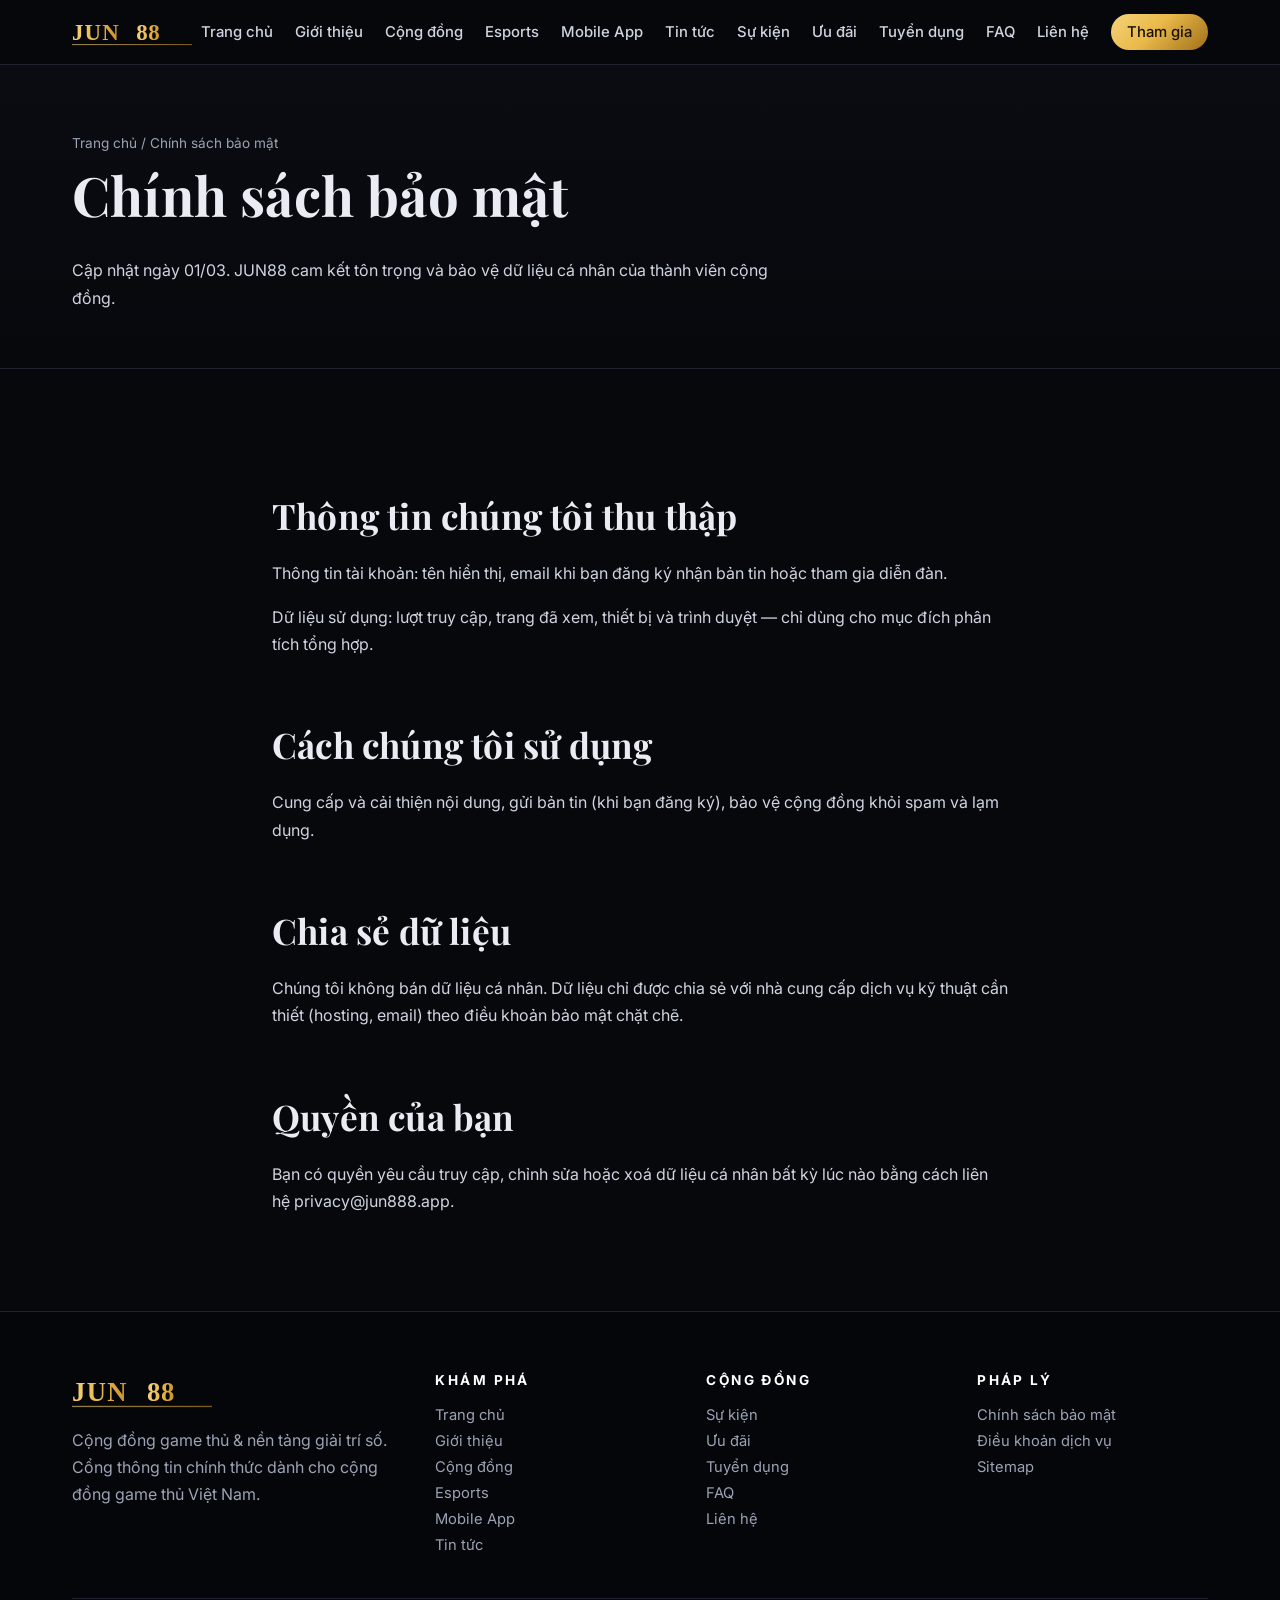
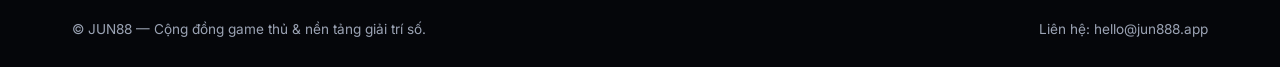
<file: privacy.html>
<!doctype html>
<html lang="vi">
<head>
<meta charset="utf-8">
<meta name="viewport" content="width=device-width,initial-scale=1">
<title>Chính sách bảo mật — JUN88</title>
<meta name="description" content="Chính sách bảo mật thông tin người dùng tại JUN88.">
<link rel="canonical" href="https://jun888.app/privacy">
<link rel="icon" type="image/svg+xml" href="/assets/img/favicon.svg">
<meta property="og:type" content="website">
<meta property="og:title" content="Chính sách bảo mật — JUN88">
<meta property="og:description" content="Chính sách bảo mật thông tin người dùng tại JUN88.">
<meta property="og:url" content="https://jun888.app/privacy">
<meta property="og:site_name" content="JUN88">
<meta property="og:image" content="https://jun888.app/assets/img/logo.svg">
<meta name="twitter:card" content="summary">
<meta name="twitter:title" content="Chính sách bảo mật — JUN88">
<meta name="twitter:description" content="Chính sách bảo mật thông tin người dùng tại JUN88.">
<link rel="preconnect" href="https://fonts.googleapis.com">
<link rel="preconnect" href="https://fonts.gstatic.com" crossorigin>
<link href="https://fonts.googleapis.com/css2?family=Inter:wght@400;500;600;700&family=Playfair+Display:wght@600;700&display=swap" rel="stylesheet">
<link rel="stylesheet" href="/assets/css/style.css">
<script type="application/ld+json">{"@context": "https://schema.org", "@type": "Organization", "name": "JUN88", "url": "https://jun888.app", "logo": "https://jun888.app/assets/img/logo.svg", "description": "Cộng đồng game thủ và cổng thông tin giải trí số JUN88.", "sameAs": []}</script>
<script type="application/ld+json">{"@context": "https://schema.org", "@type": "BreadcrumbList", "itemListElement": [{"@type": "ListItem", "position": 1, "name": "Trang chủ", "item": "https://jun888.app/"}, {"@type": "ListItem", "position": 2, "name": "Chính sách bảo mật", "item": "https://jun888.app/privacy"}]}</script>
</head>
<body>
<header class="site-header">
<div class="nav">
  <a class="brand" href="/"><img src="/assets/img/logo.svg" alt="JUN88 logo" width="120" height="34"></a>
  <button class="menu-btn" aria-label="Menu">☰</button>
  <nav class="nav-links">
    <a href="/">Trang chủ</a>
<a href="/about">Giới thiệu</a>
<a href="/community">Cộng đồng</a>
<a href="/esports">Esports</a>
<a href="/mobile-app">Mobile App</a>
<a href="/news">Tin tức</a>
<a href="/events">Sự kiện</a>
<a href="/promotions">Ưu đãi</a>
<a href="/careers">Tuyển dụng</a>
<a href="/faq">FAQ</a>
<a href="/contact">Liên hệ</a>
    <a class="nav-cta" href="/community">Tham gia</a>
  </nav>
</div>
</header>

<section class="page-hero"><div class="container">
  <div class="crumbs"><a href="/">Trang chủ</a> / <span>Chính sách bảo mật</span></div>
  <h1>Chính sách bảo mật</h1>
  <p class="lead" style="color:#cfd4e0;max-width:720px">Cập nhật ngày 01/03. JUN88 cam kết tôn trọng và bảo vệ dữ liệu cá nhân của thành viên cộng đồng.</p>
</div></section>
<article class="prose"><h2>Thông tin chúng tôi thu thập</h2><p>Thông tin tài khoản: tên hiển thị, email khi bạn đăng ký nhận bản tin hoặc tham gia diễn đàn.</p><p>Dữ liệu sử dụng: lượt truy cập, trang đã xem, thiết bị và trình duyệt — chỉ dùng cho mục đích phân tích tổng hợp.</p><h2>Cách chúng tôi sử dụng</h2><p>Cung cấp và cải thiện nội dung, gửi bản tin (khi bạn đăng ký), bảo vệ cộng đồng khỏi spam và lạm dụng.</p><h2>Chia sẻ dữ liệu</h2><p>Chúng tôi không bán dữ liệu cá nhân. Dữ liệu chỉ được chia sẻ với nhà cung cấp dịch vụ kỹ thuật cần thiết (hosting, email) theo điều khoản bảo mật chặt chẽ.</p><h2>Quyền của bạn</h2><p>Bạn có quyền yêu cầu truy cập, chỉnh sửa hoặc xoá dữ liệu cá nhân bất kỳ lúc nào bằng cách liên hệ privacy@jun888.app.</p></article>
<footer class="site">
<div class="container">
  <div class="foot-grid">
    <div>
      <img src="/assets/img/logo.svg" alt="JUN88" width="140" style="margin-bottom:14px">
      <p style="color:#9ba3b4;max-width:340px">Cộng đồng game thủ & nền tảng giải trí số. Cổng thông tin chính thức dành cho cộng đồng game thủ Việt Nam.</p>
    </div>
    <div><h4>Khám phá</h4><a href="/">Trang chủ</a><a href="/about">Giới thiệu</a><a href="/community">Cộng đồng</a><a href="/esports">Esports</a><a href="/mobile-app">Mobile App</a><a href="/news">Tin tức</a></div>
    <div><h4>Cộng đồng</h4><a href="/events">Sự kiện</a><a href="/promotions">Ưu đãi</a><a href="/careers">Tuyển dụng</a><a href="/faq">FAQ</a><a href="/contact">Liên hệ</a></div>
    <div><h4>Pháp lý</h4><a href="/privacy">Chính sách bảo mật</a><a href="/terms">Điều khoản dịch vụ</a><a href="/sitemap.xml">Sitemap</a></div>
  </div>
  <div class="foot-bottom">
    <span>© JUN88 — Cộng đồng game thủ & nền tảng giải trí số.</span>
    <span>Liên hệ: hello@jun888.app</span>
  </div>
</div>
</footer>
<script src="/assets/js/main.js"></script>
</body></html>
</file>
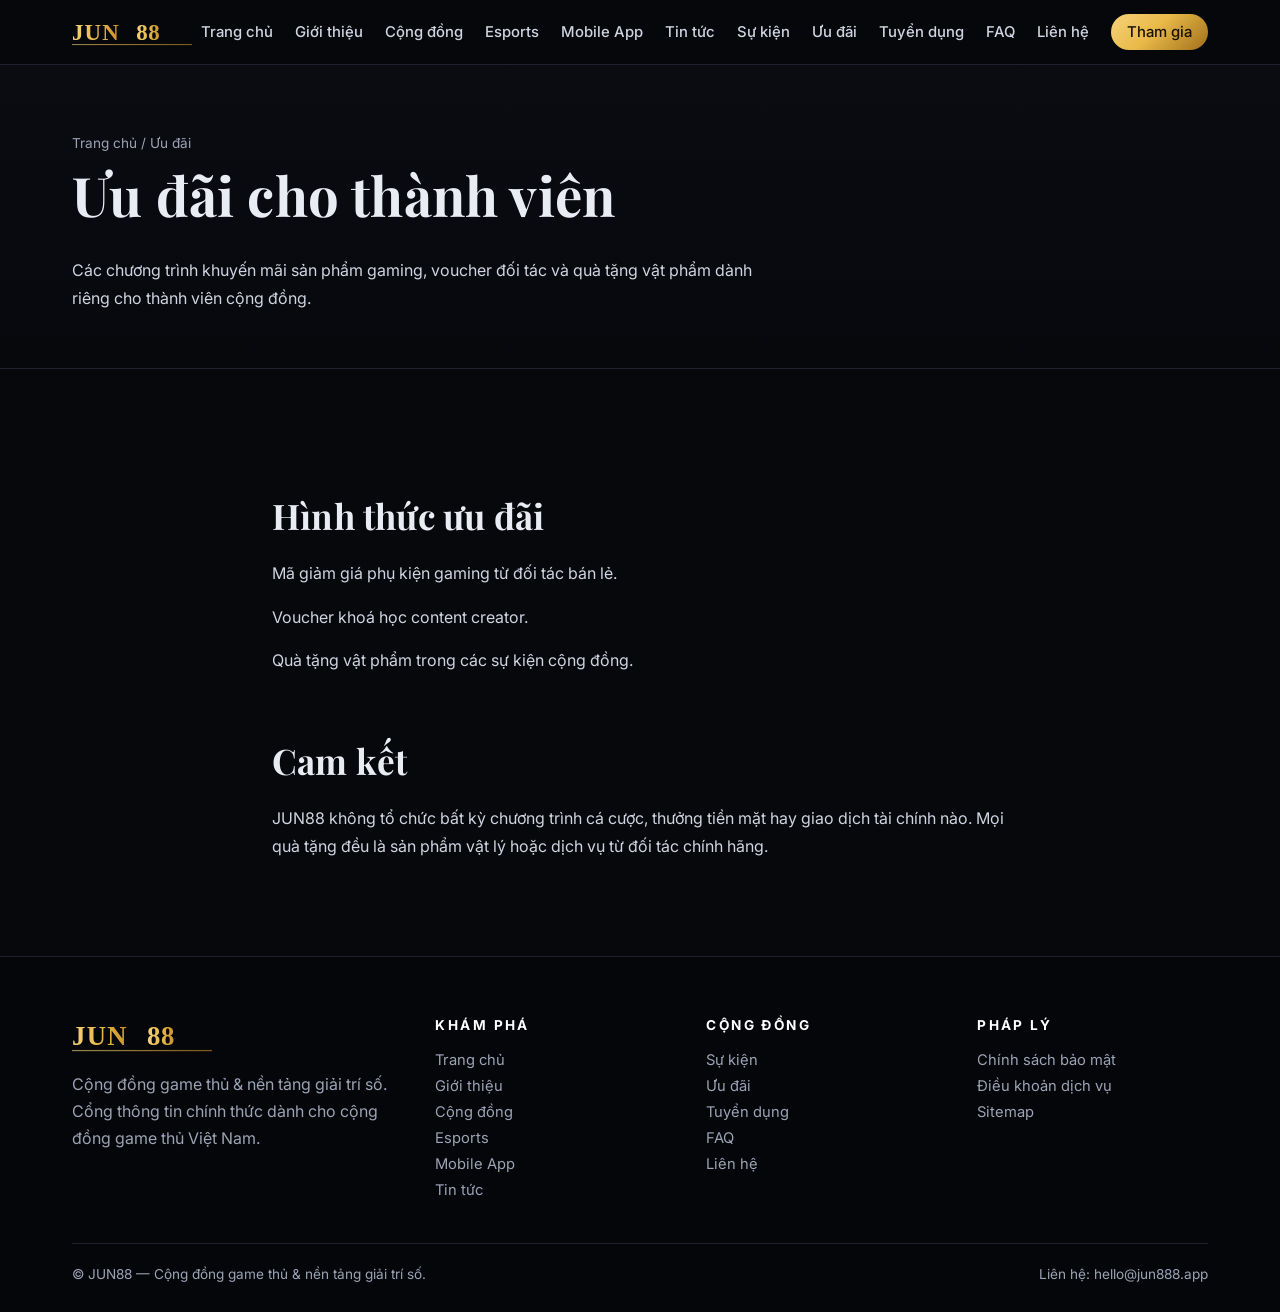
<file: promotions.html>
<!doctype html>
<html lang="vi">
<head>
<meta charset="utf-8">
<meta name="viewport" content="width=device-width,initial-scale=1">
<title>Ưu đãi cộng đồng — JUN88</title>
<meta name="description" content="Ưu đãi và quà tặng dành cho thành viên cộng đồng JUN88 từ các đối tác sản phẩm gaming.">
<link rel="canonical" href="https://jun888.app/promotions">
<link rel="icon" type="image/svg+xml" href="/assets/img/favicon.svg">
<meta property="og:type" content="website">
<meta property="og:title" content="Ưu đãi cộng đồng — JUN88">
<meta property="og:description" content="Ưu đãi và quà tặng dành cho thành viên cộng đồng JUN88 từ các đối tác sản phẩm gaming.">
<meta property="og:url" content="https://jun888.app/promotions">
<meta property="og:site_name" content="JUN88">
<meta property="og:image" content="https://jun888.app/assets/img/logo.svg">
<meta name="twitter:card" content="summary">
<meta name="twitter:title" content="Ưu đãi cộng đồng — JUN88">
<meta name="twitter:description" content="Ưu đãi và quà tặng dành cho thành viên cộng đồng JUN88 từ các đối tác sản phẩm gaming.">
<link rel="preconnect" href="https://fonts.googleapis.com">
<link rel="preconnect" href="https://fonts.gstatic.com" crossorigin>
<link href="https://fonts.googleapis.com/css2?family=Inter:wght@400;500;600;700&family=Playfair+Display:wght@600;700&display=swap" rel="stylesheet">
<link rel="stylesheet" href="/assets/css/style.css">
<script type="application/ld+json">{"@context": "https://schema.org", "@type": "Organization", "name": "JUN88", "url": "https://jun888.app", "logo": "https://jun888.app/assets/img/logo.svg", "description": "Cộng đồng game thủ và cổng thông tin giải trí số JUN88.", "sameAs": []}</script>
<script type="application/ld+json">{"@context": "https://schema.org", "@type": "BreadcrumbList", "itemListElement": [{"@type": "ListItem", "position": 1, "name": "Trang chủ", "item": "https://jun888.app/"}, {"@type": "ListItem", "position": 2, "name": "Ưu đãi", "item": "https://jun888.app/promotions"}]}</script>
</head>
<body>
<header class="site-header">
<div class="nav">
  <a class="brand" href="/"><img src="/assets/img/logo.svg" alt="JUN88 logo" width="120" height="34"></a>
  <button class="menu-btn" aria-label="Menu">☰</button>
  <nav class="nav-links">
    <a href="/">Trang chủ</a>
<a href="/about">Giới thiệu</a>
<a href="/community">Cộng đồng</a>
<a href="/esports">Esports</a>
<a href="/mobile-app">Mobile App</a>
<a href="/news">Tin tức</a>
<a href="/events">Sự kiện</a>
<a href="/promotions">Ưu đãi</a>
<a href="/careers">Tuyển dụng</a>
<a href="/faq">FAQ</a>
<a href="/contact">Liên hệ</a>
    <a class="nav-cta" href="/community">Tham gia</a>
  </nav>
</div>
</header>

<section class="page-hero"><div class="container">
  <div class="crumbs"><a href="/">Trang chủ</a> / <span>Ưu đãi</span></div>
  <h1>Ưu đãi cho thành viên</h1>
  <p class="lead" style="color:#cfd4e0;max-width:720px">Các chương trình khuyến mãi sản phẩm gaming, voucher đối tác và quà tặng vật phẩm dành riêng cho thành viên cộng đồng.</p>
</div></section>
<article class="prose"><h2>Hình thức ưu đãi</h2><p>Mã giảm giá phụ kiện gaming từ đối tác bán lẻ.</p><p>Voucher khoá học content creator.</p><p>Quà tặng vật phẩm trong các sự kiện cộng đồng.</p><h2>Cam kết</h2><p>JUN88 không tổ chức bất kỳ chương trình cá cược, thưởng tiền mặt hay giao dịch tài chính nào. Mọi quà tặng đều là sản phẩm vật lý hoặc dịch vụ từ đối tác chính hãng.</p></article>
<footer class="site">
<div class="container">
  <div class="foot-grid">
    <div>
      <img src="/assets/img/logo.svg" alt="JUN88" width="140" style="margin-bottom:14px">
      <p style="color:#9ba3b4;max-width:340px">Cộng đồng game thủ & nền tảng giải trí số. Cổng thông tin chính thức dành cho cộng đồng game thủ Việt Nam.</p>
    </div>
    <div><h4>Khám phá</h4><a href="/">Trang chủ</a><a href="/about">Giới thiệu</a><a href="/community">Cộng đồng</a><a href="/esports">Esports</a><a href="/mobile-app">Mobile App</a><a href="/news">Tin tức</a></div>
    <div><h4>Cộng đồng</h4><a href="/events">Sự kiện</a><a href="/promotions">Ưu đãi</a><a href="/careers">Tuyển dụng</a><a href="/faq">FAQ</a><a href="/contact">Liên hệ</a></div>
    <div><h4>Pháp lý</h4><a href="/privacy">Chính sách bảo mật</a><a href="/terms">Điều khoản dịch vụ</a><a href="/sitemap.xml">Sitemap</a></div>
  </div>
  <div class="foot-bottom">
    <span>© JUN88 — Cộng đồng game thủ & nền tảng giải trí số.</span>
    <span>Liên hệ: hello@jun888.app</span>
  </div>
</div>
</footer>
<script src="/assets/js/main.js"></script>
</body></html>
</file>
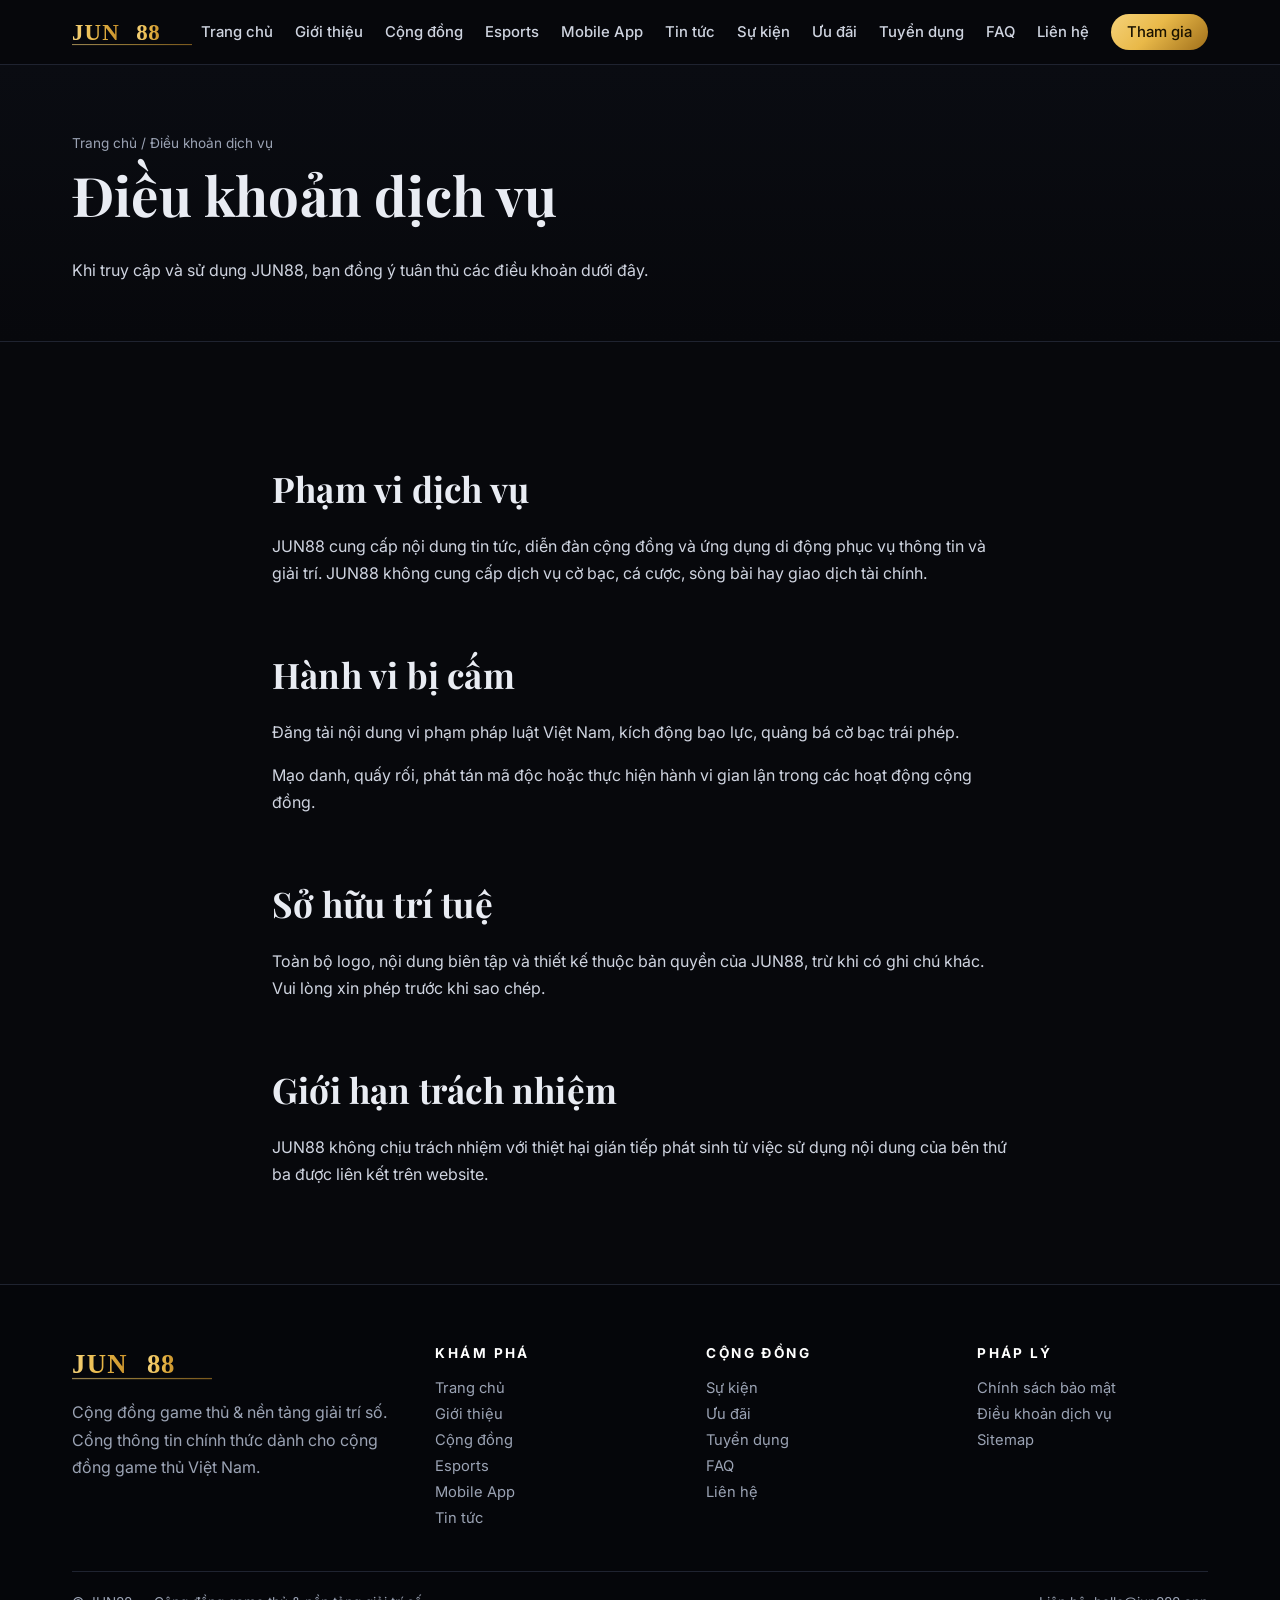
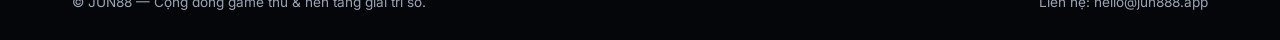
<file: terms.html>
<!doctype html>
<html lang="vi">
<head>
<meta charset="utf-8">
<meta name="viewport" content="width=device-width,initial-scale=1">
<title>Điều khoản dịch vụ — JUN88</title>
<meta name="description" content="Điều khoản sử dụng dịch vụ cộng đồng và nền tảng JUN88.">
<link rel="canonical" href="https://jun888.app/terms">
<link rel="icon" type="image/svg+xml" href="/assets/img/favicon.svg">
<meta property="og:type" content="website">
<meta property="og:title" content="Điều khoản dịch vụ — JUN88">
<meta property="og:description" content="Điều khoản sử dụng dịch vụ cộng đồng và nền tảng JUN88.">
<meta property="og:url" content="https://jun888.app/terms">
<meta property="og:site_name" content="JUN88">
<meta property="og:image" content="https://jun888.app/assets/img/logo.svg">
<meta name="twitter:card" content="summary">
<meta name="twitter:title" content="Điều khoản dịch vụ — JUN88">
<meta name="twitter:description" content="Điều khoản sử dụng dịch vụ cộng đồng và nền tảng JUN88.">
<link rel="preconnect" href="https://fonts.googleapis.com">
<link rel="preconnect" href="https://fonts.gstatic.com" crossorigin>
<link href="https://fonts.googleapis.com/css2?family=Inter:wght@400;500;600;700&family=Playfair+Display:wght@600;700&display=swap" rel="stylesheet">
<link rel="stylesheet" href="/assets/css/style.css">
<script type="application/ld+json">{"@context": "https://schema.org", "@type": "Organization", "name": "JUN88", "url": "https://jun888.app", "logo": "https://jun888.app/assets/img/logo.svg", "description": "Cộng đồng game thủ và cổng thông tin giải trí số JUN88.", "sameAs": []}</script>
<script type="application/ld+json">{"@context": "https://schema.org", "@type": "BreadcrumbList", "itemListElement": [{"@type": "ListItem", "position": 1, "name": "Trang chủ", "item": "https://jun888.app/"}, {"@type": "ListItem", "position": 2, "name": "Điều khoản dịch vụ", "item": "https://jun888.app/terms"}]}</script>
</head>
<body>
<header class="site-header">
<div class="nav">
  <a class="brand" href="/"><img src="/assets/img/logo.svg" alt="JUN88 logo" width="120" height="34"></a>
  <button class="menu-btn" aria-label="Menu">☰</button>
  <nav class="nav-links">
    <a href="/">Trang chủ</a>
<a href="/about">Giới thiệu</a>
<a href="/community">Cộng đồng</a>
<a href="/esports">Esports</a>
<a href="/mobile-app">Mobile App</a>
<a href="/news">Tin tức</a>
<a href="/events">Sự kiện</a>
<a href="/promotions">Ưu đãi</a>
<a href="/careers">Tuyển dụng</a>
<a href="/faq">FAQ</a>
<a href="/contact">Liên hệ</a>
    <a class="nav-cta" href="/community">Tham gia</a>
  </nav>
</div>
</header>

<section class="page-hero"><div class="container">
  <div class="crumbs"><a href="/">Trang chủ</a> / <span>Điều khoản dịch vụ</span></div>
  <h1>Điều khoản dịch vụ</h1>
  <p class="lead" style="color:#cfd4e0;max-width:720px">Khi truy cập và sử dụng JUN88, bạn đồng ý tuân thủ các điều khoản dưới đây.</p>
</div></section>
<article class="prose"><h2>Phạm vi dịch vụ</h2><p>JUN88 cung cấp nội dung tin tức, diễn đàn cộng đồng và ứng dụng di động phục vụ thông tin và giải trí. JUN88 không cung cấp dịch vụ cờ bạc, cá cược, sòng bài hay giao dịch tài chính.</p><h2>Hành vi bị cấm</h2><p>Đăng tải nội dung vi phạm pháp luật Việt Nam, kích động bạo lực, quảng bá cờ bạc trái phép.</p><p>Mạo danh, quấy rối, phát tán mã độc hoặc thực hiện hành vi gian lận trong các hoạt động cộng đồng.</p><h2>Sở hữu trí tuệ</h2><p>Toàn bộ logo, nội dung biên tập và thiết kế thuộc bản quyền của JUN88, trừ khi có ghi chú khác. Vui lòng xin phép trước khi sao chép.</p><h2>Giới hạn trách nhiệm</h2><p>JUN88 không chịu trách nhiệm với thiệt hại gián tiếp phát sinh từ việc sử dụng nội dung của bên thứ ba được liên kết trên website.</p></article>
<footer class="site">
<div class="container">
  <div class="foot-grid">
    <div>
      <img src="/assets/img/logo.svg" alt="JUN88" width="140" style="margin-bottom:14px">
      <p style="color:#9ba3b4;max-width:340px">Cộng đồng game thủ & nền tảng giải trí số. Cổng thông tin chính thức dành cho cộng đồng game thủ Việt Nam.</p>
    </div>
    <div><h4>Khám phá</h4><a href="/">Trang chủ</a><a href="/about">Giới thiệu</a><a href="/community">Cộng đồng</a><a href="/esports">Esports</a><a href="/mobile-app">Mobile App</a><a href="/news">Tin tức</a></div>
    <div><h4>Cộng đồng</h4><a href="/events">Sự kiện</a><a href="/promotions">Ưu đãi</a><a href="/careers">Tuyển dụng</a><a href="/faq">FAQ</a><a href="/contact">Liên hệ</a></div>
    <div><h4>Pháp lý</h4><a href="/privacy">Chính sách bảo mật</a><a href="/terms">Điều khoản dịch vụ</a><a href="/sitemap.xml">Sitemap</a></div>
  </div>
  <div class="foot-bottom">
    <span>© JUN88 — Cộng đồng game thủ & nền tảng giải trí số.</span>
    <span>Liên hệ: hello@jun888.app</span>
  </div>
</div>
</footer>
<script src="/assets/js/main.js"></script>
</body></html>
</file>
<file: assets/css/style.css>
:root{
  --bg:#07080c; --bg-2:#0d1018; --panel:#12151f; --line:#1f2330;
  --text:#e9ecf3; --muted:#9ba3b4;
  --gold:#e9b949; --gold-2:#f5d27a; --gold-3:#a06f1a;
  --grad-gold:linear-gradient(135deg,#f5d27a,#e9b949 45%,#a06f1a);
  --shadow:0 20px 60px -20px rgba(0,0,0,.6);
  --radius:14px;
  --maxw:1180px;
  font-family:'Inter',system-ui,-apple-system,Segoe UI,Roboto,sans-serif;
}
*{box-sizing:border-box}
html,body{margin:0;padding:0;background:var(--bg);color:var(--text);-webkit-font-smoothing:antialiased}
a{color:var(--gold-2);text-decoration:none}
a:hover{color:var(--gold)}
img,svg{max-width:100%;display:block}
h1,h2,h3,h4{font-family:'Playfair Display',Georgia,serif;font-weight:700;letter-spacing:.2px;margin:0 0 .6em}
h1{font-size:clamp(2rem,5vw,3.4rem);line-height:1.1}
h2{font-size:clamp(1.5rem,3vw,2.2rem)}
h3{font-size:1.25rem}
p{line-height:1.7;color:#cfd4e0}
.container{max-width:var(--maxw);margin:0 auto;padding:0 22px}
.gold{background:var(--grad-gold);-webkit-background-clip:text;background-clip:text;color:transparent}

/* Header */
.site-header{position:sticky;top:0;z-index:50;backdrop-filter:blur(12px);background:rgba(7,8,12,.78);border-bottom:1px solid var(--line)}
.nav{display:flex;align-items:center;justify-content:space-between;padding:14px 22px;max-width:var(--maxw);margin:0 auto}
.brand{display:flex;align-items:center;gap:10px}
.brand img{height:34px}
.nav-links{display:flex;gap:22px;align-items:center;flex-wrap:wrap}
.nav-links a{color:#cfd4e0;font-size:.93rem;font-weight:500}
.nav-links a:hover{color:var(--gold-2)}
.nav-cta{padding:9px 16px;border-radius:999px;background:var(--grad-gold);color:#1a1200 !important;font-weight:600}
.menu-btn{display:none;background:none;border:1px solid var(--line);color:var(--text);padding:8px 12px;border-radius:8px;cursor:pointer}
@media (max-width:900px){
  .nav-links{display:none;position:absolute;top:100%;left:0;right:0;background:var(--bg-2);flex-direction:column;padding:18px 22px;border-bottom:1px solid var(--line)}
  .nav-links.open{display:flex}
  .menu-btn{display:inline-block}
}

/* Hero */
.hero{position:relative;overflow:hidden;padding:90px 0 80px;border-bottom:1px solid var(--line);background:
  radial-gradient(60% 80% at 70% 30%,rgba(233,185,73,.10),transparent 60%),
  radial-gradient(50% 70% at 20% 80%,rgba(233,185,73,.06),transparent 60%),
  var(--bg)}
.hero-inner{display:grid;grid-template-columns:1.2fr 1fr;gap:50px;align-items:center}
.hero p.lead{font-size:1.1rem;color:var(--muted);max-width:560px}
.eyebrow{display:inline-block;font-size:.8rem;letter-spacing:.2em;text-transform:uppercase;color:var(--gold-2);padding:6px 12px;border:1px solid rgba(233,185,73,.4);border-radius:999px;margin-bottom:22px}
.btn{display:inline-block;padding:13px 22px;border-radius:10px;font-weight:600;transition:transform .2s,box-shadow .2s;cursor:pointer;border:0}
.btn-primary{background:var(--grad-gold);color:#1a1200}
.btn-primary:hover{transform:translateY(-2px);box-shadow:0 10px 30px -10px rgba(233,185,73,.5);color:#1a1200}
.btn-ghost{background:transparent;color:var(--text);border:1px solid var(--line);margin-left:10px}
.btn-ghost:hover{border-color:var(--gold-2);color:var(--gold-2)}
.hero-art{border-radius:var(--radius);overflow:hidden;border:1px solid var(--line);box-shadow:var(--shadow)}
@media (max-width:900px){.hero-inner{grid-template-columns:1fr}}

/* Sections */
section.block{padding:80px 0;border-bottom:1px solid var(--line)}
.section-head{text-align:center;max-width:720px;margin:0 auto 50px}
.section-head p{color:var(--muted)}
.grid{display:grid;gap:22px}
.grid-3{grid-template-columns:repeat(3,1fr)}
.grid-2{grid-template-columns:repeat(2,1fr)}
.grid-4{grid-template-columns:repeat(4,1fr)}
@media (max-width:900px){.grid-3,.grid-4{grid-template-columns:1fr 1fr}}
@media (max-width:600px){.grid-2,.grid-3,.grid-4{grid-template-columns:1fr}}

.card{background:linear-gradient(180deg,var(--panel),#0c0f17);border:1px solid var(--line);border-radius:var(--radius);padding:26px;transition:border-color .2s,transform .2s}
.card:hover{border-color:rgba(233,185,73,.5);transform:translateY(-3px)}
.card .icon{width:42px;height:42px;border-radius:10px;background:var(--grad-gold);display:flex;align-items:center;justify-content:center;color:#1a1200;font-weight:700;margin-bottom:14px;font-family:'Playfair Display',serif}
.card h3{margin-bottom:10px;color:#fff}
.card p{color:var(--muted);font-size:.95rem;margin:0}

.stat{text-align:center;padding:30px 18px;border:1px solid var(--line);border-radius:var(--radius);background:var(--panel)}
.stat .num{font-family:'Playfair Display',serif;font-size:2.4rem;background:var(--grad-gold);-webkit-background-clip:text;background-clip:text;color:transparent}
.stat .lbl{color:var(--muted);font-size:.9rem;margin-top:4px}

/* Content pages */
.page-hero{padding:70px 0 40px;border-bottom:1px solid var(--line);background:linear-gradient(180deg,#0a0c12,var(--bg))}
.crumbs{font-size:.85rem;color:var(--muted);margin-bottom:14px}
.crumbs a{color:var(--muted)}
.crumbs a:hover{color:var(--gold-2)}
.prose{max-width:780px;margin:0 auto;padding:60px 22px}
.prose h2{margin-top:1.8em}
.prose h3{margin-top:1.4em;color:#fff}
.prose ul{padding-left:1.3em}
.prose li{margin:.4em 0;color:#cfd4e0}
.prose blockquote{border-left:3px solid var(--gold);padding:6px 18px;color:var(--muted);font-style:italic;background:rgba(233,185,73,.04);border-radius:0 8px 8px 0}

/* Forms */
.form{display:grid;gap:14px;max-width:560px;margin:0 auto}
.form input,.form textarea,.form select{background:var(--panel);border:1px solid var(--line);color:var(--text);border-radius:10px;padding:12px 14px;font:inherit}
.form input:focus,.form textarea:focus{outline:none;border-color:var(--gold-2)}
.form label{font-size:.9rem;color:var(--muted)}

/* Footer */
footer.site{background:#05060a;border-top:1px solid var(--line);padding:60px 0 30px;margin-top:20px}
.foot-grid{display:grid;grid-template-columns:1.4fr repeat(3,1fr);gap:40px}
@media (max-width:800px){.foot-grid{grid-template-columns:1fr 1fr}}
@media (max-width:500px){.foot-grid{grid-template-columns:1fr}}
.foot-grid h4{color:#fff;font-family:'Inter',sans-serif;font-size:.85rem;letter-spacing:.18em;text-transform:uppercase;margin-bottom:14px}
.foot-grid a{display:block;color:#9ba3b4;padding:4px 0;font-size:.92rem}
.foot-grid a:hover{color:var(--gold-2)}
.foot-bottom{margin-top:40px;padding-top:22px;border-top:1px solid var(--line);display:flex;justify-content:space-between;color:var(--muted);font-size:.85rem;flex-wrap:wrap;gap:10px}

/* FAQ */
details.faq{border:1px solid var(--line);border-radius:12px;padding:16px 20px;background:var(--panel);margin-bottom:12px}
details.faq[open]{border-color:rgba(233,185,73,.5)}
details.faq summary{cursor:pointer;font-weight:600;color:#fff;list-style:none}
details.faq summary::-webkit-details-marker{display:none}
details.faq summary::before{content:"+";color:var(--gold-2);margin-right:10px;font-weight:700}
details.faq[open] summary::before{content:"−"}
details.faq p{margin:.8em 0 0;color:var(--muted)}

/* List items */
.list-row{display:flex;justify-content:space-between;align-items:center;padding:18px 0;border-bottom:1px dashed var(--line)}
.list-row:last-child{border-bottom:0}
.list-row .meta{color:var(--muted);font-size:.85rem}
.tag{display:inline-block;font-size:.72rem;padding:3px 8px;border-radius:6px;background:rgba(233,185,73,.12);color:var(--gold-2);border:1px solid rgba(233,185,73,.3);margin-right:8px;letter-spacing:.06em}

.notice{background:rgba(233,185,73,.06);border:1px solid rgba(233,185,73,.25);border-radius:10px;padding:14px 18px;color:#e9ecf3;font-size:.92rem;margin:18px 0}
</file>
